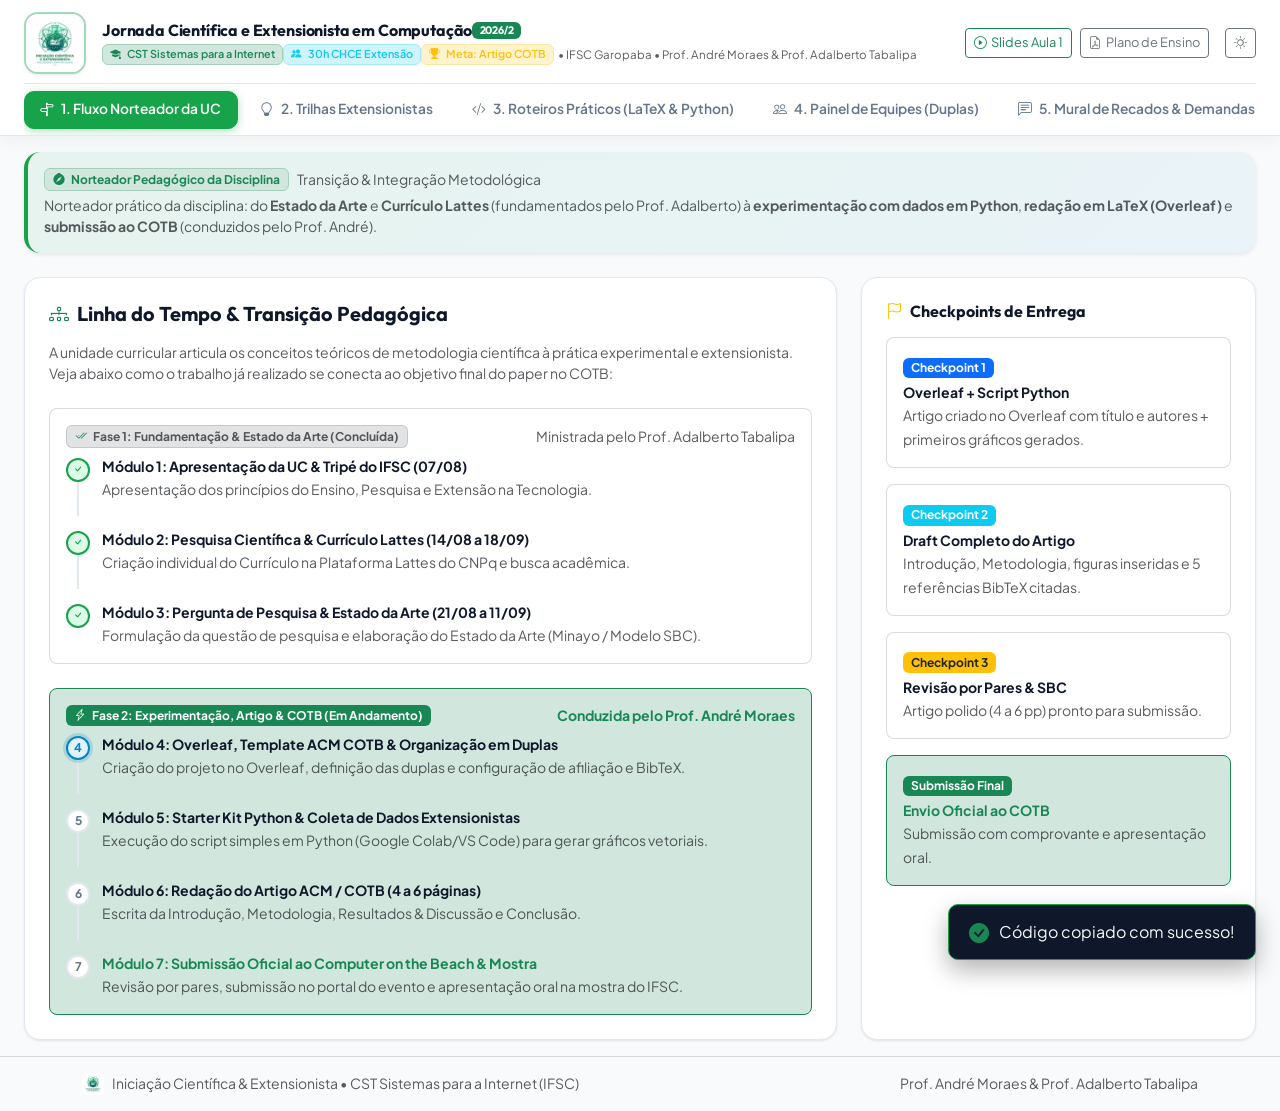
<file: index.html>
<!DOCTYPE html>
<html lang="pt-BR">
<head>
  <meta charset="UTF-8">
  <meta http-equiv="refresh" content="0; url=2026-2/index.html">
  <title>Redirecionando para Iniciação Científica e Extensionista 2026/2</title>
  <script>
    window.location.href = "2026-2/index.html";
  </script>
</head>
<body style="font-family: sans-serif; text-align: center; padding-top: 50px; background-color: #090d16; color: #f8fafc;">
  <p>Redirecionando para o Dashboard da Unidade Curricular...</p>
  <p><a href="2026-2/index.html" style="color: #22c55e;">Clique aqui se não for redirecionado automaticamente.</a></p>
</body>
</html>
</file>
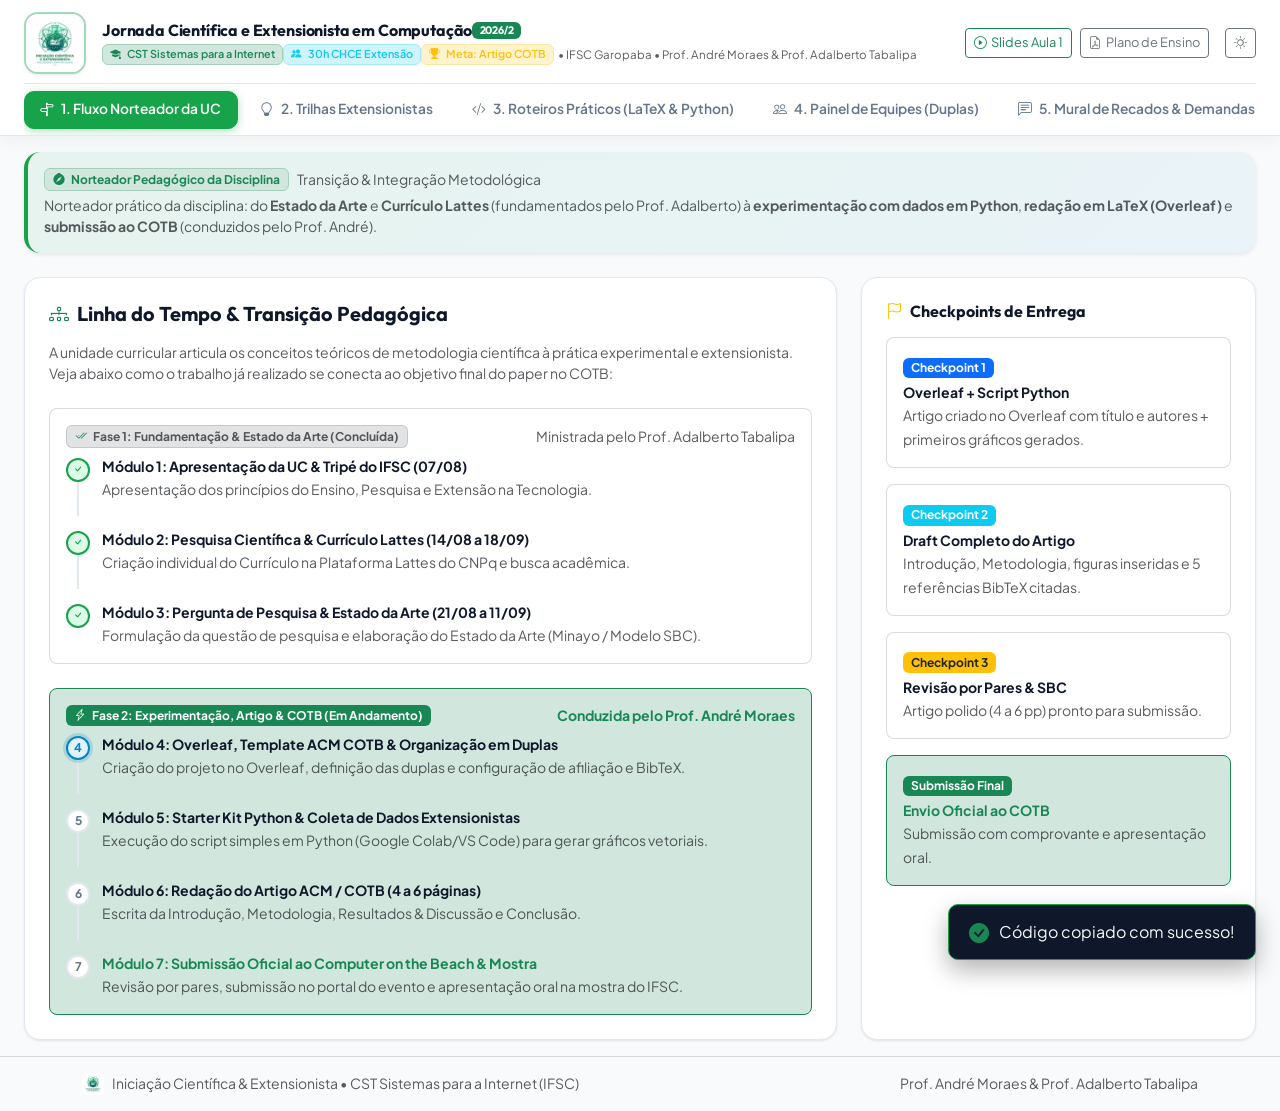
<file: 2026-2/index.html>
<!DOCTYPE html>
<html lang="pt-BR" data-bs-theme="light">

<head>
  <meta charset="UTF-8">
  <meta name="viewport" content="width=device-width, initial-scale=1.0">
  <title>Dashboard Iniciação Científica & Extensionista — CST Sistemas para a Internet (IFSC)</title>
  <meta name="description" content="Dashboard, Fluxo Norteador e Roteiros Práticos da Unidade Curricular de Iniciação Científica e Extensionista — CST Sistemas para a Internet (IFSC Câmpus Garopaba 2026/2).">

  <!-- Google Fonts -->
  <link rel="preconnect" href="https://fonts.googleapis.com">
  <link rel="preconnect" href="https://fonts.gstatic.com" crossorigin>
  <link href="https://fonts.googleapis.com/css2?family=Fira+Code:wght@400;500;600&family=Outfit:wght@400;500;600;700;800&family=Plus+Jakarta+Sans:wght@300;400;500;600;700;800&display=swap" rel="stylesheet">

  <!-- Bootstrap 5 CSS & Icons -->
  <link href="https://cdn.jsdelivr.net/npm/bootstrap@5.3.3/dist/css/bootstrap.min.css" rel="stylesheet">
  <link rel="stylesheet" href="https://cdn.jsdelivr.net/npm/bootstrap-icons@1.11.3/font/bootstrap-icons.min.css">

  <!-- Google Sign-In Identity Services & Estilos Dinâmicos -->
  <script src="https://accounts.google.com/gsi/client" async defer></script>
  <link rel="stylesheet" href="ice-live.css?v=20261107-6">

  <style>
    :root {
      --ifsc-green: #16a34a;
      --ifsc-green-hover: #15803d;
      --ifsc-green-light: #22c55e;
      --ifsc-green-subtle: #dcfce7;
      --bg-body: #f8fafc;
      --bg-surface: #ffffff;
      --bg-surface-alt: #f1f5f9;
      --bg-card: #ffffff;
      --bg-card-hover: #f8fafc;
      --text-main: #0f172a;
      --text-muted: #64748b;
      --border-color: #e2e8f0;
      --accent-blue: #0284c7;
      --accent-blue-subtle: #e0f2fe;
      --accent-purple: #7c3aed;
      --accent-purple-subtle: #f3e8ff;
      --accent-amber: #d97706;
      --accent-amber-subtle: #fef3c7;
      --accent-emerald: #059669;
      --accent-cyan: #0891b2;
      --radius-lg: 16px;
      --radius-md: 12px;
      --font-title: 'Outfit', sans-serif;
      --font-body: 'Plus Jakarta Sans', sans-serif;
      --font-code: 'Fira Code', monospace;
      --shadow-sm: 0 1px 3px rgba(0,0,0,0.06), 0 1px 2px rgba(0,0,0,0.04);
      --shadow-md: 0 4px 6px -1px rgba(0,0,0,0.07), 0 2px 4px -2px rgba(0,0,0,0.05);
      --shadow-lg: 0 10px 15px -3px rgba(0,0,0,0.08), 0 4px 6px -4px rgba(0,0,0,0.04);
    }

    [data-bs-theme="dark"] {
      --bg-body: #090d16;
      --bg-surface: #111827;
      --bg-surface-alt: #1a2234;
      --bg-card: #131d31;
      --bg-card-hover: #1b2844;
      --text-main: #f8fafc;
      --text-muted: #94a3b8;
      --border-color: rgba(255, 255, 255, 0.1);
      --ifsc-green-subtle: rgba(22, 163, 74, 0.2);
      --accent-blue-subtle: rgba(2, 132, 199, 0.2);
      --accent-purple-subtle: rgba(124, 58, 237, 0.2);
      --accent-amber-subtle: rgba(217, 119, 6, 0.2);
      --shadow-sm: 0 1px 3px rgba(0,0,0,0.3);
      --shadow-md: 0 4px 6px -1px rgba(0,0,0,0.4);
      --shadow-lg: 0 10px 15px -3px rgba(0,0,0,0.5);
    }

    * {
      box-sizing: border-box;
      margin: 0;
      padding: 0;
    }

    body {
      font-family: var(--font-body);
      background-color: var(--bg-body);
      color: var(--text-main);
      min-height: 100vh;
      display: flex;
      flex-direction: column;
      overflow-x: hidden;
      transition: background-color 0.25s ease, color 0.25s ease;
    }

    .font-title { font-family: var(--font-title); }
    .font-code { font-family: var(--font-code); }

    /* Header Superior Fixo e Acoplado */
    .app-header {
      background: var(--bg-surface);
      border-bottom: 1px solid var(--border-color);
      position: sticky;
      top: 0;
      z-index: 1030;
      padding: 0.75rem 0 0 0;
      box-shadow: 0 4px 18px rgba(0, 0, 0, 0.05);
      backdrop-filter: blur(12px);
      -webkit-backdrop-filter: blur(12px);
    }

    .header-logo {
      width: 62px;
      height: 62px;
      border-radius: 14px;
      object-fit: cover;
      box-shadow: var(--shadow-sm);
      border: 2px solid rgba(22, 163, 74, 0.4);
      flex-shrink: 0;
      transition: transform 0.2s ease;
    }
    .header-logo:hover {
      transform: scale(1.03);
    }

    /* Hero Banner (mantido para compatibilidade pontual) */
    .hero-banner {
      background: linear-gradient(135deg, rgba(22, 163, 74, 0.08) 0%, rgba(2, 132, 199, 0.06) 100%);
      border: 1px solid var(--border-color);
      border-radius: var(--radius-lg);
      padding: 1.25rem;
      position: relative;
    }

    /* Navegação Principal em Abas (Acoplada ao Header Fixo) */
    .nav-tabs-custom {
      display: flex;
      gap: 0.4rem;
      border-top: 1px solid var(--border-color);
      padding: 0.42rem 0;
      margin-top: 0.55rem;
      overflow-x: auto;
      scrollbar-width: none;
    }
    .nav-tabs-custom::-webkit-scrollbar { display: none; }

    .tab-btn {
      background: transparent;
      border: 1px solid transparent;
      color: var(--text-muted);
      padding: 0.48rem 0.95rem;
      border-radius: 10px;
      font-weight: 600;
      font-size: 0.86rem;
      display: inline-flex;
      align-items: center;
      gap: 0.45rem;
      cursor: pointer;
      transition: all 0.18s ease;
      white-space: nowrap;
    }

    .tab-btn:hover {
      color: var(--text-main);
      background: var(--bg-surface-alt);
      border-color: var(--border-color);
    }

    .tab-btn.active {
      background: var(--ifsc-green);
      color: white !important;
      border-color: var(--ifsc-green);
      box-shadow: 0 2px 8px rgba(22, 163, 74, 0.35);
    }

    /* Cards e Containers */
    .section-card {
      background: var(--bg-card);
      border: 1px solid var(--border-color);
      border-radius: var(--radius-lg);
      padding: 1.5rem;
      box-shadow: var(--shadow-sm);
    }

    .hub-card {
      background: var(--bg-card);
      border: 1px solid var(--border-color);
      border-radius: var(--radius-lg);
      padding: 1.35rem;
      height: 100%;
      display: flex;
      flex-direction: column;
      box-shadow: var(--shadow-sm);
      transition: all 0.25s cubic-bezier(0.16, 1, 0.3, 1);
      position: relative;
    }

    .hub-card:hover {
      transform: translateY(-4px);
      box-shadow: var(--shadow-lg);
      border-color: rgba(22, 163, 74, 0.45);
    }

    .card-icon-lg {
      width: 56px;
      height: 56px;
      border-radius: 14px;
      display: flex;
      align-items: center;
      justify-content: center;
      font-size: 1.7rem;
      margin-bottom: 1rem;
      box-shadow: var(--shadow-sm);
    }

    .badge-green { background: var(--ifsc-green-subtle); color: var(--ifsc-green); }
    .badge-blue { background: var(--accent-blue-subtle); color: var(--accent-blue); }
    .badge-purple { background: var(--accent-purple-subtle); color: var(--accent-purple); }
    .badge-amber { background: var(--accent-amber-subtle); color: var(--accent-amber); }
    .badge-cyan { background: #cffafe; color: var(--accent-cyan); }

    /* Fluxo da Disciplina (Roadmap) */
    .flow-step {
      position: relative;
      padding-left: 2.25rem;
      margin-bottom: 1.75rem;
    }

    .flow-step::before {
      content: '';
      position: absolute;
      left: 11px;
      top: 26px;
      bottom: -15px;
      width: 2px;
      background: var(--border-color);
    }

    .flow-step:last-child::before { display: none; }

    .flow-dot {
      position: absolute;
      left: 0;
      top: 2px;
      width: 24px;
      height: 24px;
      border-radius: 50%;
      display: flex;
      align-items: center;
      justify-content: center;
      font-size: 0.75rem;
      font-weight: 700;
      background: var(--bg-surface);
      border: 2px solid var(--border-color);
      color: var(--text-muted);
    }

    .flow-done .flow-dot {
      background: #dcfce7;
      border-color: var(--ifsc-green);
      color: var(--ifsc-green);
    }

    .flow-current .flow-dot {
      background: #e0f2fe;
      border-color: var(--accent-blue);
      color: var(--accent-blue);
      box-shadow: 0 0 0 3px rgba(2, 132, 199, 0.2);
    }

    /* Code Blocks */
    .code-wrapper {
      background: #0d1117;
      border: 1px solid rgba(255, 255, 255, 0.12);
      border-radius: 10px;
      position: relative;
      overflow: hidden;
      margin: 1rem 0;
    }

    .code-header {
      background: #161b22;
      padding: 0.45rem 0.9rem;
      display: flex;
      justify-content: space-between;
      align-items: center;
      border-bottom: 1px solid rgba(255, 255, 255, 0.08);
      font-size: 0.8rem;
      color: #8b949e;
    }

    .code-content {
      padding: 0.9rem;
      margin: 0;
      overflow-x: auto;
      font-family: var(--font-code);
      font-size: 0.82rem;
      color: #e6edf3;
      line-height: 1.45;
    }

    .btn-copy {
      background: rgba(255, 255, 255, 0.1);
      border: 1px solid rgba(255, 255, 255, 0.2);
      color: #e6edf3;
      padding: 0.2rem 0.55rem;
      border-radius: 6px;
      font-size: 0.75rem;
      cursor: pointer;
      display: inline-flex;
      align-items: center;
      gap: 0.3rem;
      transition: all 0.2s;
    }

    .btn-copy:hover {
      background: var(--ifsc-green);
      color: white;
      border-color: var(--ifsc-green);
    }

    /* Toast */
    #toast-notification {
      position: fixed;
      bottom: 1.5rem;
      right: 1.5rem;
      background: #0f172a;
      color: #f8fafc;
      border: 1px solid var(--ifsc-green);
      border-radius: 10px;
      padding: 0.75rem 1.25rem;
      box-shadow: 0 10px 25px rgba(0, 0, 0, 0.3);
      display: flex;
      align-items: center;
      gap: 0.6rem;
      z-index: 1060;
      transform: translateY(150%);
      transition: transform 0.3s cubic-bezier(0.16, 1, 0.3, 1);
    }
    #toast-notification.show { transform: translateY(0); }
  </style>
</head>

<body>

  <!-- Toast de Notificação -->
  <div id="toast-notification">
    <i class="bi bi-check-circle-fill text-success fs-5"></i>
    <span id="toast-msg">Código copiado com sucesso!</span>
  </div>

  <!-- Header Superior Fixo com Identidade Visual & Menu de Abas Acoplado -->
  <header class="app-header">
    <div class="container-fluid px-lg-4">
      <!-- Linha 1: Branding, Badges & Ações Rápidas -->
      <div class="d-flex align-items-center justify-content-between flex-wrap gap-2">
        <!-- Arte da Disciplina, Título & Badges Institucionais -->
        <div class="d-flex align-items-center gap-3">
          <img src="logo-ice.jpg" alt="Logo Iniciação Científica e Extensionista IFSC" class="header-logo" title="Iniciação Científica & Extensionista - IFSC Garopaba">
          <div>
            <div class="d-flex align-items-center flex-wrap gap-2 mb-1">
              <h1 class="h6 mb-0 font-title fw-bold text-main d-flex align-items-center gap-1.5" style="letter-spacing: -0.01em;">
                Jornada Científica e Extensionista em Computação
                <span class="badge bg-success text-white" style="font-size: 0.68rem; padding: 0.2rem 0.45rem;">2026/2</span>
              </h1>
            </div>
            <div class="d-flex align-items-center flex-wrap gap-1.5">
              <span class="badge bg-success-subtle text-success border border-success-subtle fw-semibold" style="font-size: 0.68rem;">
                <i class="bi bi-mortarboard-fill me-1"></i> CST Sistemas para a Internet
              </span>
              <span class="badge bg-info-subtle text-info border border-info-subtle fw-semibold" style="font-size: 0.68rem;">
                <i class="bi bi-people-fill me-1"></i> 30h CHCE Extensão
              </span>
              <span class="badge bg-warning-subtle text-warning border border-warning-subtle fw-semibold d-none d-md-inline" style="font-size: 0.68rem;">
                <i class="bi bi-trophy-fill me-1"></i> Meta: Artigo COTB
              </span>
              <small class="text-muted ms-1 d-none d-xl-inline" style="font-size: 0.72rem;">• IFSC Garopaba • Prof. André Moraes &amp; Prof. Adalberto Tabalipa</small>
            </div>
          </div>
        </div>

        <!-- Links Rápidos, Login Google & Tema -->
        <div class="d-flex align-items-center gap-2 flex-wrap ms-auto">
          <a href="aula-1-introducao/index.html" class="btn btn-sm btn-outline-success d-inline-flex align-items-center gap-1 py-1 px-2.5" style="font-size: 0.8rem;">
            <i class="bi bi-play-circle"></i> <span class="d-none d-sm-inline">Slides Aula 1</span>
          </a>
          <a href="plano_de_ensino.pdf" target="_blank" class="btn btn-sm btn-outline-secondary d-inline-flex align-items-center gap-1 py-1 px-2.5" style="font-size: 0.8rem;">
            <i class="bi bi-file-earmark-pdf"></i> <span class="d-none d-sm-inline">Plano de Ensino</span>
          </a>
          <div id="ice-auth"></div>
          <button class="btn btn-sm btn-outline-secondary py-1 px-2" id="theme-toggle" title="Alternar Tema Claro/Escuro" style="font-size: 0.8rem;">
            <i class="bi bi-sun"></i>
          </button>
        </div>
      </div>

      <!-- Linha 2: Menu Principal por Abas Acoplado na Barra Superior Fixa -->
      <div class="nav-tabs-custom">
        <button class="tab-btn active" onclick="switchTab('tab-fluxo')">
          <i class="bi bi-signpost-split"></i> 1. Fluxo Norteador da UC
        </button>
        <button class="tab-btn" onclick="switchTab('tab-trilhas')">
          <i class="bi bi-lightbulb"></i> 2. Trilhas Extensionistas
        </button>
        <button class="tab-btn" onclick="switchTab('tab-roteiros')">
          <i class="bi bi-code-slash"></i> 3. Roteiros Práticos (LaTeX &amp; Python)
        </button>
        <button class="tab-btn" onclick="switchTab('tab-projetos')">
          <i class="bi bi-people"></i> 4. Painel de Equipes (Duplas)
        </button>
        <button class="tab-btn" onclick="switchTab('tab-mural')">
          <i class="bi bi-chat-left-text"></i> 5. Mural de Recados &amp; Demandas
        </button>
        <button class="tab-btn" onclick="switchTab('tab-avaliacao')">
          <i class="bi bi-calculator"></i> 6. Sistema de Avaliação
        </button>
        <button class="tab-btn" onclick="switchTab('tab-acervo')">
          <i class="bi bi-journal-bookmark"></i> 7. Acervo &amp; Links
        </button>
        <button class="tab-btn docente-only" id="tabBtnDocente" onclick="switchTab('tab-docente')" style="border-color: rgba(217, 119, 6, 0.45); color: #d97706;" title="Área restrita de gestão docente">
          <i class="bi bi-shield-lock-fill text-warning"></i> 8. Painel Docente <span class="badge bg-danger-subtle text-danger ms-1" style="font-size: 0.65rem;">Restrito</span>
        </button>
      </div>
    </div>
  </header>

  <!-- Container Principal -->
  <main class="container-fluid px-lg-4 py-3 flex-grow-1">

    <!-- ========================================== -->
    <!-- ABA 1: FLUXO NORTEADOR DA DISCIPLINA -->
    <!-- ========================================== -->
    <section id="tab-fluxo" class="tab-content">
      <!-- Banner Didático de Boas-Vindas e Transição -->
      <div class="card border-0 shadow-sm rounded-4 p-3 mb-4" style="background: linear-gradient(135deg, rgba(22, 163, 74, 0.08) 0%, rgba(2, 132, 199, 0.06) 100%); border-left: 4.5px solid var(--ifsc-green, #16a34a) !important;">
        <div class="d-flex align-items-center gap-2 mb-1">
          <span class="badge bg-success-subtle text-success border border-success-subtle fw-bold">
            <i class="bi bi-compass-fill me-1"></i> Norteador Pedagógico da Disciplina
          </span>
          <span class="text-muted small">Transição &amp; Integração Metodológica</span>
        </div>
        <p class="text-muted small mb-0">
          Norteador prático da disciplina: do <strong>Estado da Arte</strong> e <strong>Currículo Lattes</strong> (fundamentados pelo Prof. Adalberto) à <strong>experimentação com dados em Python</strong>, <strong>redação em LaTeX (Overleaf)</strong> e <strong>submissão ao COTB</strong> (conduzidos pelo Prof. André).
        </p>
      </div>

      <div class="row g-4">
        <div class="col-lg-8">
          <div class="section-card h-100">
            <h3 class="h5 font-title fw-bold mb-3 d-flex align-items-center gap-2">
              <i class="bi bi-diagram-3 text-success"></i> Linha do Tempo &amp; Transição Pedagógica
            </h3>
            <p class="text-muted small mb-4">
              A unidade curricular articula os conceitos teóricos de metodologia científica à prática experimental e extensionista. Veja abaixo como o trabalho já realizado se conecta ao objetivo final do paper no COTB:
            </p>

            <!-- FASE 1: PROF ADALBERTO -->
            <div class="p-3 bg-body rounded-3 border border-secondary border-opacity-25 mb-4">
              <div class="d-flex align-items-center justify-content-between mb-2">
                <span class="badge bg-secondary-subtle text-muted border border-secondary border-opacity-25 fw-bold">
                  <i class="bi bi-check2-all text-success me-1"></i> Fase 1: Fundamentação &amp; Estado da Arte (Concluída)
                </span>
                <span class="text-muted small">Ministrada pelo Prof. Adalberto Tabalipa</span>
              </div>

              <div class="flow-step flow-done">
                <div class="flow-dot"><i class="bi bi-check"></i></div>
                <strong class="d-block small text-main">Módulo 1: Apresentação da UC &amp; Tripé do IFSC (07/08)</strong>
                <span class="text-muted small">Apresentação dos princípios do Ensino, Pesquisa e Extensão na Tecnologia.</span>
              </div>

              <div class="flow-step flow-done">
                <div class="flow-dot"><i class="bi bi-check"></i></div>
                <strong class="d-block small text-main">Módulo 2: Pesquisa Científica &amp; Currículo Lattes (14/08 a 18/09)</strong>
                <span class="text-muted small">Criação individual do Currículo na Plataforma Lattes do CNPq e busca acadêmica.</span>
              </div>

              <div class="flow-step flow-done mb-0">
                <div class="flow-dot"><i class="bi bi-check"></i></div>
                <strong class="d-block small text-main">Módulo 3: Pergunta de Pesquisa &amp; Estado da Arte (21/08 a 11/09)</strong>
                <span class="text-muted small">Formulação da questão de pesquisa e elaboração do Estado da Arte (Minayo / Modelo SBC).</span>
              </div>
            </div>

            <!-- FASE 2: PROF ANDRÉ -->
            <div class="p-3 bg-success-subtle bg-opacity-25 rounded-3 border border-success border-opacity-30">
              <div class="d-flex align-items-center justify-content-between mb-2">
                <span class="badge bg-success text-white fw-bold">
                  <i class="bi bi-lightning-charge me-1"></i> Fase 2: Experimentação, Artigo &amp; COTB (Em Andamento)
                </span>
                <span class="text-success small fw-bold">Conduzida pelo Prof. André Moraes</span>
              </div>

              <div class="flow-step flow-current">
                <div class="flow-dot">4</div>
                <strong class="d-block small text-main">Módulo 4: Overleaf, Template ACM COTB &amp; Organização em Duplas</strong>
                <span class="text-muted small">Criação do projeto no Overleaf, definição das duplas e configuração de afiliação e BibTeX.</span>
              </div>

              <div class="flow-step">
                <div class="flow-dot">5</div>
                <strong class="d-block small text-main">Módulo 5: Starter Kit Python &amp; Coleta de Dados Extensionistas</strong>
                <span class="text-muted small">Execução do script simples em Python (Google Colab/VS Code) para gerar gráficos vetoriais.</span>
              </div>

              <div class="flow-step">
                <div class="flow-dot">6</div>
                <strong class="d-block small text-main">Módulo 6: Redação do Artigo ACM / COTB (4 a 6 páginas)</strong>
                <span class="text-muted small">Escrita da Introdução, Metodologia, Resultados &amp; Discussão e Conclusão.</span>
              </div>

              <div class="flow-step mb-0">
                <div class="flow-dot">7</div>
                <strong class="d-block small text-success">Módulo 7: Submissão Oficial ao Computer on the Beach &amp; Mostra</strong>
                <span class="text-muted small">Revisão por pares, submissão no portal do evento e apresentação oral na mostra do IFSC.</span>
              </div>
            </div>
          </div>
        </div>

        <div class="col-lg-4">
          <div class="section-card h-100">
            <h3 class="h6 font-title fw-bold mb-3 d-flex align-items-center gap-2">
              <i class="bi bi-flag text-warning"></i> Checkpoints de Entrega
            </h3>

            <div class="d-flex flex-column gap-3">
              <div class="p-3 bg-body rounded-3 border border-secondary border-opacity-25">
                <span class="badge bg-primary mb-1">Checkpoint 1</span>
                <strong class="d-block small text-main">Overleaf + Script Python</strong>
                <small class="text-muted">Artigo criado no Overleaf com título e autores + primeiros gráficos gerados.</small>
              </div>

              <div class="p-3 bg-body rounded-3 border border-secondary border-opacity-25">
                <span class="badge bg-info mb-1">Checkpoint 2</span>
                <strong class="d-block small text-main">Draft Completo do Artigo</strong>
                <small class="text-muted">Introdução, Metodologia, figuras inseridas e 5 referências BibTeX citadas.</small>
              </div>

              <div class="p-3 bg-body rounded-3 border border-secondary border-opacity-25">
                <span class="badge bg-warning text-dark mb-1">Checkpoint 3</span>
                <strong class="d-block small text-main">Revisão por Pares &amp; SBC</strong>
                <small class="text-muted">Artigo polido (4 a 6 pp) pronto para submissão.</small>
              </div>

              <div class="p-3 bg-success-subtle rounded-3 border border-success border-opacity-30">
                <span class="badge bg-success mb-1">Submissão Final</span>
                <strong class="d-block small text-success">Envio Oficial ao COTB</strong>
                <small class="text-muted">Submissão com comprovante e apresentação oral.</small>
              </div>
            </div>
          </div>
        </div>
      </div>
    </section>

    <!-- ========================================== -->
    <!-- ABA 2: TRILHAS EXTENSIONISTAS -->
    <!-- ========================================== -->
    <section id="tab-trilhas" class="tab-content d-none">
      <div class="section-card mb-4">
        <h3 class="h5 font-title fw-bold mb-2">4 Trilhas Práticas de Pesquisa &amp; Extensão (Duplas ou Individual)</h3>
        <p class="text-muted small mb-0">
          Escolha um dos 4 eixos temáticos estruturados abaixo. Cada trilha foi desenhada com escopo leve, dados acessíveis e títulos perfeitamente alinhados ao <em>Computer on the Beach (COTB)</em>:
        </p>
      </div>

      <div class="row g-4">
        <div class="col-md-6">
          <div class="hub-card">
            <div class="d-flex justify-content-between align-items-center mb-2">
              <span class="badge bg-success text-white">Trilha 1</span>
              <span class="badge bg-body border border-secondary border-opacity-25 text-muted">Dados Públicos</span>
            </div>
            <h4 class="h6 font-title fw-bold mb-2 text-main">Dados Abertos e Impacto Regional</h4>
            <p class="text-muted small mb-3">
              Investigação de dados públicos abertos sobre turismo, educação, saúde ou meio ambiente na região de Garopaba e litoral catarinense.
            </p>
            <div class="p-2.5 bg-body rounded border border-secondary border-opacity-25 font-code small text-main mb-3">
              "Análise de Dados Abertos sobre a Dinâmica Socioeconômica e Ambiental de Garopaba/SC: Subsídios para Políticas Públicas Digitais"
            </div>
            <ul class="text-muted small ps-3 mb-0">
              <li><strong>Fonte:</strong> Portal de Dados Abertos, IBGE, INMET ou Prefeituras.</li>
              <li><strong>Python:</strong> Ler CSV e gerar 2 gráficos de tendência/distribuição.</li>
            </ul>
          </div>
        </div>

        <div class="col-md-6">
          <div class="hub-card">
            <div class="d-flex justify-content-between align-items-center mb-2">
              <span class="badge bg-info text-white">Trilha 2</span>
              <span class="badge bg-body border border-secondary border-opacity-25 text-muted">Cidadania Digital</span>
            </div>
            <h4 class="h6 font-title fw-bold mb-2 text-main">Acessibilidade Web em Portais Públicos</h4>
            <p class="text-muted small mb-3">
              Auditoria de conformidade com diretrizes da WCAG/e-MAG em 5 a 10 sites municipais ou escolares da região.
            </p>
            <div class="p-2.5 bg-body rounded border border-secondary border-opacity-25 font-code small text-main mb-3">
              "Diagnóstico da Acessibilidade Web em Portais Públicos Municipais do Litoral Catarinense: Uma Avaliação Baseada nas Diretrizes WCAG"
            </div>
            <ul class="text-muted small ps-3 mb-0">
              <li><strong>Fonte:</strong> Auditorias com Lighthouse, WAVE ou ASES.</li>
              <li><strong>Python:</strong> Tabular notas e plotar gráfico comparativo.</li>
            </ul>
          </div>
        </div>

        <div class="col-md-6">
          <div class="hub-card">
            <div class="d-flex justify-content-between align-items-center mb-2">
              <span class="badge text-white" style="background: var(--accent-purple);">Trilha 3</span>
              <span class="badge bg-body border border-secondary border-opacity-25 text-muted">Pesquisa Social</span>
            </div>
            <h4 class="h6 font-title fw-bold mb-2 text-main">Mapeamento de Dores Digitais na Comunidade</h4>
            <p class="text-muted small mb-3">
              Questionário Google Forms estruturado com comerciantes, estudantes ou moradores sobre acesso a serviços públicos digitais.
            </p>
            <div class="p-2.5 bg-body rounded border border-secondary border-opacity-25 font-code small text-main mb-3">
              "Mapeamento dos Desafios na Adoção de Tecnologias Digitais por Microempreendedores Locais: Um Estudo Extensionista"
            </div>
            <ul class="text-muted small ps-3 mb-0">
              <li><strong>Fonte:</strong> Formulário com 15 a 30 respostas comunitárias.</li>
              <li><strong>Python:</strong> Gerar gráficos de setores e barras descritivos.</li>
            </ul>
          </div>
        </div>

        <div class="col-md-6">
          <div class="hub-card">
            <div class="d-flex justify-content-between align-items-center mb-2">
              <span class="badge bg-warning text-dark">Trilha 4</span>
              <span class="badge bg-body border border-secondary border-opacity-25 text-muted">Terceiro Setor</span>
            </div>
            <h4 class="h6 font-title fw-bold mb-2 text-main">Tecnologias Abertas para ONGs e Associações</h4>
            <p class="text-muted small mb-3">
              Estudo comparativo de ferramentas web gratuitas ou open source para apoiar entidades sem fins lucrativos da região.
            </p>
            <div class="p-2.5 bg-body rounded border border-secondary border-opacity-25 font-code small text-main mb-3">
              "Estudo Comparativo de Plataformas Web Gratuitas para Apoio à Gestão de Organizações Sem Fins Lucrativos"
            </div>
            <ul class="text-muted small ps-3 mb-0">
              <li><strong>Fonte:</strong> Matriz de avaliação de usabilidade, custo e segurança.</li>
              <li><strong>Python:</strong> Geração de gráfico comparativo de pontuações.</li>
            </ul>
          </div>
        </div>
      </div>
    </section>

    <!-- ========================================== -->
    <!-- ABA 3: ROTEIROS PRÁTICOS (LATEX & PYTHON) -->
    <!-- ========================================== -->
    <section id="tab-roteiros" class="tab-content d-none">

      <!-- CABEÇALHO DA SEÇÃO DE ROTEIROS -->
      <div class="d-flex flex-wrap justify-content-between align-items-center gap-2 mb-4">
        <div>
          <h3 class="h5 font-title fw-bold text-main mb-1">
            Roteiros Práticos e Guias de Bancada
          </h3>
          <p class="text-muted small mb-0">
            Guias oficiais passo a passo em 3 etapas integradas: escrita no Overleaf, análise no Colab e pipeline do dado piloto.
          </p>
        </div>
        <div class="d-flex align-items-center gap-2">
          <button class="btn btn-sm btn-outline-secondary d-inline-flex align-items-center gap-1" type="button" data-bs-toggle="collapse" data-bs-target="#collapseCodigosReferencia" aria-expanded="false" aria-controls="collapseCodigosReferencia">
            <i class="bi bi-code-slash"></i> Ver Códigos de Referência
          </button>
        </div>
      </div>

      <!-- GRID DE 3 CARDS PEDAGÓGICOS LADO A LADO (PADRÃO PROJETO INTEGRADOR 2) -->
      <div class="pedagogical-hub-grid mb-4">

        <!-- CARD 1: ROTEIRO 01 (LATEX & OVERLEAF) -->
        <div class="pedagogical-card featured-green">
          <div class="pedagogical-card-top">
            <div class="pedagogical-icon green">
              <i class="bi bi-file-earmark-code"></i>
            </div>
            <div>
              <span class="pedagogical-badge green">Roteiro 01 • Template &amp; Overleaf</span>
              <h4>Escrita Científica no COTB 2027</h4>
            </div>
          </div>

          <!-- CLIPART VISUAL SVG INDICATIVO -->
          <div class="card-clipart-box green">
            <svg viewBox="0 0 280 85" fill="none" xmlns="http://www.w3.org/2000/svg">
              <rect x="25" y="6" width="230" height="73" rx="6" fill="#ffffff" fill-opacity="0.95" stroke="#16a34a" stroke-width="1.2"/>
              <!-- Header do Artigo -->
              <rect x="35" y="12" width="90" height="5" rx="2" fill="#16a34a" fill-opacity="0.8"/>
              <rect x="35" y="20" width="130" height="4" rx="2" fill="#0f172a" fill-opacity="0.7"/>
              <rect x="35" y="26" width="70" height="3" rx="1.5" fill="#64748b" fill-opacity="0.6"/>
              <rect x="195" y="12" width="50" height="12" rx="3" fill="#16a34a" fill-opacity="0.15" stroke="#16a34a" stroke-width="0.8"/>
              <text x="220" y="21" font-size="7" font-weight="bold" fill="#16a34a" text-anchor="middle" font-family="sans-serif">COTB 2027</text>
              <!-- Coluna Esquerda -->
              <line x1="35" y1="34" x2="135" y2="34" stroke="#cbd5e1" stroke-width="2"/>
              <line x1="35" y1="39" x2="130" y2="39" stroke="#cbd5e1" stroke-width="2"/>
              <line x1="35" y1="44" x2="135" y2="44" stroke="#cbd5e1" stroke-width="2"/>
              <!-- Mini Tabela -->
              <rect x="35" y="50" width="95" height="22" rx="2" fill="#f8fafc" stroke="#94a3b8" stroke-width="0.8"/>
              <line x1="35" y1="56" x2="130" y2="56" stroke="#16a34a" stroke-width="1"/>
              <line x1="35" y1="64" x2="130" y2="64" stroke="#e2e8f0" stroke-width="0.8"/>
              <!-- Coluna Direita -->
              <rect x="145" y="34" width="100" height="38" rx="3" fill="#ecfdf5" stroke="#10b981" stroke-width="0.8" stroke-dasharray="2 2"/>
              <path d="M 155 60 L 175 46 L 195 54 L 215 42 L 235 56" stroke="#16a34a" stroke-width="1.5" fill="none"/>
              <circle cx="175" cy="46" r="2" fill="#16a34a"/>
              <circle cx="215" cy="42" r="2" fill="#16a34a"/>
              <text x="195" y="68" font-size="6" fill="#047857" text-anchor="middle" font-family="sans-serif">Fig. 1: \columnwidth</text>
            </svg>
          </div>

          <p>
            Domínio do modelo oficial ACM sigconf em 2 colunas: metadados dos autores (IFSC), resumo, citações bibtex, figuras em 1 coluna e tabelas booktabs.
          </p>

          <div class="pedagogical-card-footer">
            <div class="pedagogical-deliverable">
              <i class="bi bi-check-circle-fill text-success"></i>
              <span><strong>Entrega:</strong> Artigo base compilado no Overleaf</span>
            </div>
            <div class="pedagogical-actions-group">
              <a href="roteiro-1-latex-cotb-imagens-tabelas/roteiro_cotb_latex.pdf" target="_blank" class="btn-card-action btn-pdf">
                <i class="bi bi-file-earmark-pdf-fill"></i> Roteiro PDF
              </a>
              <a href="templates-cotb/template_cotb2027_overleaf.zip" download class="btn-card-action btn-primary-action">
                <i class="bi bi-file-earmark-zip-fill"></i> Baixar Template (.zip)
              </a>
              <a href="https://www.overleaf.com/project/6aee47eac2b88b3db042894d" target="_blank" class="btn-card-action">
                <i class="bi bi-box-arrow-up-right"></i> Template no Overleaf
              </a>
              <a href="https://www.tablesgenerator.com/latex_tables" target="_blank" class="btn-card-action">
                <i class="bi bi-table"></i> TablesGen
              </a>
            </div>
          </div>
        </div>

        <!-- CARD 2: ROTEIRO 02 (PYTHON & COLAB) -->
        <div class="pedagogical-card featured-blue">
          <div class="pedagogical-card-top">
            <div class="pedagogical-icon blue">
              <i class="bi bi-filetype-py"></i>
            </div>
            <div>
              <span class="pedagogical-badge blue">Roteiro 02 • Google Colab &amp; Python</span>
              <h4>Starter Kit Python &amp; Gráficos</h4>
            </div>
          </div>

          <!-- CLIPART VISUAL SVG INDICATIVO -->
          <div class="card-clipart-box blue">
            <svg viewBox="0 0 280 85" fill="none" xmlns="http://www.w3.org/2000/svg">
              <rect x="25" y="6" width="230" height="73" rx="6" fill="#0f172a" stroke="#0284c7" stroke-width="1.2"/>
              <circle cx="36" cy="14" r="2.5" fill="#ef4444"/>
              <circle cx="44" cy="14" r="2.5" fill="#f59e0b"/>
              <circle cx="52" cy="14" r="2.5" fill="#10b981"/>
              <text x="62" y="16" font-size="6" fill="#94a3b8" font-family="monospace">analise_experimento.ipynb</text>
              <!-- Gráficos -->
              <rect x="135" y="22" width="112" height="50" rx="3" fill="#1e293b" stroke="#334155" stroke-width="0.8"/>
              <rect x="145" y="42" width="18" height="24" rx="1.5" fill="#0072b2"/>
              <line x1="154" y1="36" x2="154" y2="42" stroke="#ffffff" stroke-width="1.2"/>
              <line x1="151" y1="36" x2="157" y2="36" stroke="#ffffff" stroke-width="1.2"/>
              <rect x="170" y="32" width="18" height="34" rx="1.5" fill="#e69f00"/>
              <line x1="179" y1="26" x2="179" y2="32" stroke="#ffffff" stroke-width="1.2"/>
              <line x1="176" y1="26" x2="182" y2="26" stroke="#ffffff" stroke-width="1.2"/>
              <rect x="195" y="48" width="18" height="18" rx="1.5" fill="#009e73"/>
              <line x1="204" y1="44" x2="204" y2="48" stroke="#ffffff" stroke-width="1.2"/>
              <line x1="201" y1="44" x2="207" y2="44" stroke="#ffffff" stroke-width="1.2"/>
              <line x1="140" y1="40" x2="240" y2="40" stroke="#f8fafc" stroke-width="1" stroke-dasharray="3 2"/>
              <text x="225" y="30" font-size="5" fill="#38bdf8" font-family="monospace">3.33 pol.</text>
              <!-- Linhas de código -->
              <text x="35" y="30" font-size="6.5" fill="#38bdf8" font-family="monospace">df = pd.read_csv()</text>
              <text x="35" y="40" font-size="6.5" fill="#4ade80" font-family="monospace">resumo = df.groupby()</text>
              <text x="35" y="50" font-size="6.5" fill="#fcd34d" font-family="monospace">fig.savefig('barras.pdf')</text>
              <text x="35" y="60" font-size="6.5" fill="#c084fc" font-family="monospace">tabela_resultados.tex</text>
              <rect x="35" y="66" width="70" height="7" rx="2" fill="#0284c7" fill-opacity="0.3"/>
              <text x="38" y="72" font-size="5.5" font-weight="bold" fill="#38bdf8" font-family="sans-serif">EXPORTAÇÃO VETORIAL</text>
            </svg>
          </div>

          <p>
            Do zero ao gráfico: manipulação de dados com Pandas, médias e desvios padrão, gráficos de barras e boxplots em PDF vetorial (3,33 pol.) e exportação de tabelas LaTeX.
          </p>

          <div class="pedagogical-card-footer">
            <div class="pedagogical-deliverable">
              <i class="bi bi-check-circle-fill text-primary"></i>
              <span><strong>Entrega:</strong> Gráficos em PDF e tabela booktabs</span>
            </div>
            <div class="pedagogical-actions-group">
              <a href="roteiro-2-python-graficos/roteiro_python_graficos.pdf" target="_blank" class="btn-card-action btn-pdf">
                <i class="bi bi-file-earmark-pdf-fill"></i> Roteiro PDF
              </a>
              <a href="https://colab.research.google.com/github/chameoandre/CST-Sistemas-para-internet-iniciacao-cientifica-extensionista/blob/main/2026-2/roteiro-2-python-graficos/analise_experimento.ipynb" target="_blank" class="btn-card-action btn-blue">
                <i class="bi bi-play-circle-fill"></i> Google Colab
              </a>
              <a href="roteiro-2-python-graficos/dados_experimento.csv" download class="btn-card-action">
                <i class="bi bi-file-earmark-spreadsheet"></i> Dados (.csv)
              </a>
              <a href="roteiro-2-python-graficos/analise_experimento.py" download class="btn-card-action">
                <i class="bi bi-download"></i> Script (.py)
              </a>
            </div>
          </div>
        </div>

        <!-- CARD 3: ROTEIRO 03 (OFICINA INTEGRADA: DADO AO OVERLEAF) -->
        <div class="pedagogical-card featured-purple">
          <div class="pedagogical-card-top">
            <div class="pedagogical-icon purple">
              <i class="bi bi-diagram-3-fill"></i>
            </div>
            <div>
              <span class="pedagogical-badge purple">Roteiro 03 • Oficina de Bancada</span>
              <h4>Do Dado ao Artigo no Overleaf</h4>
            </div>
          </div>

          <!-- CLIPART VISUAL SVG INDICATIVO -->
          <div class="card-clipart-box purple">
            <svg viewBox="0 0 280 85" fill="none" xmlns="http://www.w3.org/2000/svg">
              <rect x="25" y="6" width="230" height="73" rx="6" fill="#1e1b4b" stroke="#7c3aed" stroke-width="1.2"/>
              <path d="M 48 42 L 95 42 L 142 42 L 189 42 L 233 42" stroke="#a78bfa" stroke-width="2" stroke-dasharray="3 3"/>
              
              <circle cx="48" cy="42" r="13" fill="#2e1065" stroke="#38bdf8" stroke-width="1.5"/>
              <text x="48" y="39" font-size="6" font-weight="bold" fill="#38bdf8" text-anchor="middle" font-family="sans-serif">1</text>
              <text x="48" y="47" font-size="5" fill="#e0e7ff" text-anchor="middle" font-family="sans-serif">CSV</text>
              
              <circle cx="95" cy="42" r="13" fill="#2e1065" stroke="#4ade80" stroke-width="1.5"/>
              <text x="95" y="39" font-size="6" font-weight="bold" fill="#4ade80" text-anchor="middle" font-family="sans-serif">2</text>
              <text x="95" y="47" font-size="5" fill="#e0e7ff" text-anchor="middle" font-family="sans-serif">Colab</text>

              <circle cx="142" cy="42" r="13" fill="#2e1065" stroke="#fbbf24" stroke-width="1.5"/>
              <text x="142" y="39" font-size="6" font-weight="bold" fill="#fbbf24" text-anchor="middle" font-family="sans-serif">3</text>
              <text x="142" y="47" font-size="5" fill="#e0e7ff" text-anchor="middle" font-family="sans-serif">PDFs</text>

              <circle cx="189" cy="42" r="13" fill="#2e1065" stroke="#c084fc" stroke-width="1.5"/>
              <text x="189" y="39" font-size="6" font-weight="bold" fill="#c084fc" text-anchor="middle" font-family="sans-serif">4</text>
              <text x="189" y="47" font-size="5" fill="#e0e7ff" text-anchor="middle" font-family="sans-serif">LaTeX</text>

              <circle cx="233" cy="42" r="13" fill="#047857" stroke="#34d399" stroke-width="1.5"/>
              <text x="233" y="39" font-size="6" font-weight="bold" fill="#ffffff" text-anchor="middle" font-family="sans-serif">5</text>
              <text x="233" y="47" font-size="4.5" font-weight="bold" fill="#ffffff" text-anchor="middle" font-family="sans-serif">COTB</text>

              <text x="35" y="17" font-size="7" font-weight="bold" fill="#c4b5fd" font-family="sans-serif">PIPELINE INTEGRADO</text>
              <text x="245" y="17" font-size="6" fill="#a78bfa" text-anchor="end" font-family="monospace">5 ETAPAS</text>
              <text x="140" y="70" font-size="6" fill="#ddd6fe" text-anchor="middle" font-family="sans-serif">Do Dado Bruto ao Artigo Compilado</text>
            </svg>
          </div>

          <p>
            Pipeline prático de bancada: planilha piloto com 3 colunas universais (<code>grupo, rodada, valor</code>), execução no Colab e enxerto direto no <code>main.tex</code> do Overleaf.
          </p>

          <div class="pedagogical-card-footer">
            <div class="pedagogical-deliverable">
              <i class="bi bi-check-circle-fill text-purple"></i>
              <span><strong>Entrega:</strong> Checkpoint 2 (Artigo com dados + link no Painel)</span>
            </div>
            <div class="pedagogical-actions-group">
              <a href="roteiro-oficina-dados-overleaf/roteiro_oficina_dados_overleaf.pdf" target="_blank" class="btn-card-action btn-pdf">
                <i class="bi bi-file-earmark-pdf-fill"></i> Roteiro PDF
              </a>
              <a href="modelo_dados_piloto.csv" download class="btn-card-action btn-purple">
                <i class="bi bi-file-earmark-spreadsheet-fill"></i> Planilha Modelo (.csv)
              </a>
              <a href="https://colab.research.google.com/github/chameoandre/CST-Sistemas-para-internet-iniciacao-cientifica-extensionista/blob/main/2026-2/roteiro-2-python-graficos/analise_experimento.ipynb" target="_blank" class="btn-card-action">
                <i class="bi bi-play-circle"></i> Colab
              </a>
              <a href="https://www.overleaf.com/project/6aee47eac2b88b3db042894d" target="_blank" class="btn-card-action">
                <i class="bi bi-box-arrow-up-right"></i> Template no Overleaf
              </a>
            </div>
          </div>
        </div>

      </div>

      <!-- PAINEL COLAPSÁVEL DE CÓDIGOS E DETALHES DE REFERÊNCIA -->
      <div class="collapse" id="collapseCodigosReferencia">
        <div class="section-card mb-4 border-primary">
          <div class="d-flex justify-content-between align-items-center mb-3">
            <div>
              <h4 class="h6 font-title fw-bold text-main mb-0">
                <i class="bi bi-code-square text-primary me-1"></i> Códigos e Snippets de Referência
              </h4>
              <small class="text-muted">Copie os códigos prontos para usar no seu artigo ou script de análise.</small>
            </div>
            <button class="btn btn-sm btn-outline-secondary" type="button" data-bs-toggle="collapse" data-bs-target="#collapseCodigosReferencia">
              <i class="bi bi-chevron-up"></i> Fechar
            </button>
          </div>

          <div class="row g-3">
            <!-- SNIPPET OFICINA -->
            <div class="col-12">
              <div class="p-3 bg-body rounded-3 border">
                <div class="d-flex justify-content-between align-items-center mb-2">
                  <div class="d-flex align-items-center gap-2">
                    <span class="badge bg-purple text-white">LaTeX • Enxerto Oficina (Roteiro 03)</span>
                    <span class="small text-muted">Cole na seção de <strong>Resultados</strong> do seu <code>main.tex</code>:</span>
                  </div>
                  <button class="btn btn-sm btn-outline-secondary py-0 px-2" style="font-size: 0.75rem;" onclick="copyCode('code-snippet-oficina')">
                    <i class="bi bi-clipboard me-1"></i> Copiar Snippet
                  </button>
                </div>
                <pre class="mb-0 p-2 bg-light rounded text-dark font-code" id="code-snippet-oficina" style="font-size: 0.8rem;"><code>\begin{figure}[htbp]
  \centering
  \includegraphics[width=\columnwidth]{grafico_barras.pdf}
  \caption{Médias e desvio padrão das medições de desempenho por grupo (n = 5 rodadas).}
  \label{fig:desempenho}
\end{figure}

\input{tabela_resultados}</code></pre>
              </div>
            </div>

            <!-- LATEX MAIN.TEX -->
            <div class="col-lg-6">
              <div class="d-flex justify-content-between align-items-center mb-1">
                <strong class="font-title small text-main">Código Base Completo (<code>main.tex</code> — ACM COTB)</strong>
                <button class="btn-copy" onclick="copyCode('code-latex-main')">
                  <i class="bi bi-clipboard"></i> Copiar
                </button>
              </div>
              <div class="code-wrapper">
                <div class="code-header">
                  <span>main.tex (ACM sigconf / COTB)</span>
                  <span class="badge bg-secondary">LaTeX</span>
                </div>
                <pre class="code-content" id="code-latex-main" style="max-height: 240px;"><code>\documentclass[sigconf,nonacm]{acmart}
\usepackage{booktabs}
\usepackage{graphicx}

\title{Título da Pesquisa: Uma Proposta Aplicada com Impacto Comunitário}

\author{Estudante 1}
\affiliation{
  \institution{Instituto Federal de Santa Catarina}
  \city{Garopaba}
  \country{Brasil}
}
\email{estudante1@aluno.ifsc.edu.br}

\author{Estudante 2}
\affiliation{
  \institution{Instituto Federal de Santa Catarina}
  \city{Garopaba}
  \country{Brasil}
}
\email{estudante2@aluno.ifsc.edu.br}

\begin{document}

\begin{abstract}
Este artigo apresenta uma pesquisa aplicada conduzida no âmbito da Unidade Curricular de Iniciação Científica e Extensionista...
\end{abstract}

\keywords{Iniciação Científica, Extensão Universitária, Sistemas para Internet}

\maketitle

\section{Introdução}
O contexto e a motivação do trabalho são apresentados aqui. A Figura~\ref{fig:grafico} detalha a distribuição inicial.

% --- FIGURA EM 1 COLUNA ---
\begin{figure}[htbp]
  \centering
  \includegraphics[width=\columnwidth]{grafico_resultados.png}
  \caption{Média do tempo de resposta obtida nos testes experimentais.}
  \label{fig:grafico}
\end{figure}

\section{Metodologia e Resultados}
A Tabela~\ref{tab:dados} sintetiza os parâmetros comparados.

% --- TABELA EM 1 COLUNA (BOOKTABS) ---
\begin{table}[htbp]
  \caption{Comparativo das métricas analisadas nos experimentos}
  \label{tab:dados}
  \centering
  \begin{tabular}{lcr}
    \toprule
    \textbf{Ferramenta} & \textbf{Participantes} & \textbf{Desempenho} \\
    \midrule
    Script Python       & 15                     & 91,2\% \\
    Coleta Automatizada & 15                     & 88,7\% \\
    \bottomrule
  \end{tabular}
\end{table}

\bibliographystyle{ACM-Reference-Format}
\bibliography{referencias}
\end{document}</code></pre>
              </div>
            </div>

            <!-- SCRIPT PYTHON -->
            <div class="col-lg-6">
              <div class="d-flex justify-content-between align-items-center mb-1">
                <strong class="font-title small text-main">Script Python (<code>analise_experimento.py</code>)</strong>
                <button class="btn-copy" onclick="copyCode('code-python-main')">
                  <i class="bi bi-clipboard"></i> Copiar
                </button>
              </div>
              <div class="code-wrapper">
                <div class="code-header">
                  <span>analise_experimento.py</span>
                  <span class="badge bg-secondary">Python 3</span>
                </div>
                <pre class="code-content" id="code-python-main" style="max-height: 240px;"><code>"""
analise_experimento.py — Starter Kit Python & Gráficos (Roteiro Prático 02)
Iniciação Científica e Extensionista — CST Sistemas para a Internet — IFSC Garopaba
"""
import os
import matplotlib.pyplot as plt
import pandas as pd

# CONFIGURAÇÃO
ARQUIVO_DADOS = "modelo_dados_piloto.csv"
COLUNA_GRUPO = "grupo"
COLUNA_METRICA = "valor"
ROTULO_EIXO_Y = "Tempo de Resposta (ms)"
LARGURA_COLUNA_POL = 3.33
ALTURA_POL = 2.3

CORES = ["#0072B2", "#E69F00", "#009E73", "#CC79A7"]

df = pd.read_csv(ARQUIVO_DADOS)
resumo = df.groupby(COLUNA_GRUPO)[COLUNA_METRICA].agg(
    n="count", media="mean", desvio="std", minimo="min", maximo="max"
).reset_index()

grupos = resumo[COLUNA_GRUPO].tolist()
cores = [CORES[i % len(CORES)] for i in range(len(grupos))]

fig, ax = plt.subplots(figsize=(LARGURA_COLUNA_POL, ALTURA_POL))
ax.bar(grupos, resumo["media"], yerr=resumo["desvio"], capsize=3, color=cores, edgecolor="black", linewidth=0.5)
ax.set_ylabel(ROTULO_EIXO_Y)
fig.tight_layout()
fig.savefig("grafico_barras.pdf", bbox_inches="tight")
plt.show()</code></pre>
              </div>
            </div>

          </div>
        </div>
      </div>

    </section>

    <!-- ========================================== -->
    <!-- ABA 4: PAINEL DE EQUIPES -->
    <!-- ========================================== -->
    <section id="tab-projetos" class="tab-content d-none">
      <div class="section-card mb-4">
        <div class="d-flex flex-wrap justify-content-between align-items-center gap-2">
          <div>
            <h3 class="h5 font-title fw-bold mb-1">Painel de Acompanhamento das Equipes (2026/2)</h3>
            <p class="text-muted small mb-0">Controle e mentoria dos artigos científicos das duplas e estudantes individuais.</p>
          </div>
          <div class="d-flex align-items-center gap-2">
            <button class="btn btn-sm btn-outline-success d-inline-flex align-items-center gap-1" type="button" data-bs-toggle="collapse" data-bs-target="#collapseTemasInspiradores" aria-expanded="true" aria-controls="collapseTemasInspiradores">
              <i class="bi bi-lightbulb-fill"></i> <span class="d-none d-sm-inline">Banco de Temas</span>
            </button>
            <button class="btn btn-sm btn-success d-inline-flex align-items-center gap-1" onclick="ICE.abrirModalCadastro()">
              <i class="bi bi-plus-lg"></i> Cadastrar Dupla / Proposta
            </button>
          </div>
        </div>
      </div>

      <!-- VITRINE DE TEMAS INSPIRADORES (EDUCAÇÃO ACESSÍVEL, LIBRAS E TELEMEDICINA) -->
      <div class="section-card mb-4 border border-success border-opacity-30" id="secao-temas-inspiracao">
        <div class="d-flex flex-wrap justify-content-between align-items-center gap-2 mb-3">
          <div class="d-flex align-items-center gap-2">
            <span class="badge bg-success-subtle text-success p-2 rounded-circle fs-6">
              <i class="bi bi-lightbulb-fill"></i>
            </span>
            <div>
              <h4 class="h6 font-title fw-bold text-main mb-0">Vitrine de Temas &amp; Ideias Inspiradoras (com Análise de Dados)</h4>
              <small class="text-muted">Propostas práticas prontas para direcionar sua pesquisa no formato SBC/COTB com métodos em Python.</small>
            </div>
          </div>
          <button class="btn btn-sm btn-light border py-1 px-2 d-inline-flex align-items-center gap-1" type="button" data-bs-toggle="collapse" data-bs-target="#collapseTemasInspiradores" aria-expanded="true" aria-controls="collapseTemasInspiradores" style="font-size: 0.78rem;">
            <i class="bi bi-chevron-expand"></i> <span id="toggle-temas-text">Recolher / Expandir</span>
          </button>
        </div>

        <div class="collapse show" id="collapseTemasInspiradores">
          <!-- Filtros Rápidos por Eixo Temático -->
          <div class="d-flex flex-wrap gap-2 mb-3 pb-2 border-bottom border-secondary border-opacity-15" id="filtros-temas-inspiradores">
            <button class="btn btn-sm btn-success filter-btn active" onclick="ICE.filtrarTemas('todos', this)">
              <i class="bi bi-grid-fill me-1"></i> Todos os Temas (15)
            </button>
            <button class="btn btn-sm btn-outline-secondary filter-btn" onclick="ICE.filtrarTemas('crossover_pi', this)">
              <i class="bi bi-intersect me-1"></i> Projetos Integradores (Crossover PI I/II) (6)
            </button>
            <button class="btn btn-sm btn-outline-secondary filter-btn" onclick="ICE.filtrarTemas('educacao_acessibilidade', this)">
              <i class="bi bi-mortarboard-fill me-1"></i> Tec. Educacional &amp; Acessibilidade (3)
            </button>
            <button class="btn btn-sm btn-outline-secondary filter-btn" onclick="ICE.filtrarTemas('linguagem_sinais', this)">
              <i class="bi bi-hand-index-thumb-fill me-1"></i> Linguagem de Sinais (Libras) (3)
            </button>
            <button class="btn btn-sm btn-outline-secondary filter-btn" onclick="ICE.filtrarTemas('video_medico', this)">
              <i class="bi bi-camera-video-fill me-1"></i> Vídeo Médico &amp; Telemedicina (3)
            </button>
          </div>

          <!-- Grid dos Cards de Temas Inspiradores -->
          <div class="row g-3" id="cards-temas-inspiradores">
            <!-- Renderizado dinamicamente por ice-live.js -->
          </div>
        </div>
      </div>

      <!-- CARDS DE EQUIPES CADASTRADAS -->
      <div class="d-flex justify-content-between align-items-center mb-3">
        <h4 class="h6 font-title fw-bold text-main mb-0 d-flex align-items-center gap-2">
          <i class="bi bi-people-fill text-success"></i> Equipes &amp; Artigos em Andamento
        </h4>
        <span class="badge bg-secondary-subtle text-secondary" id="total-equipes-badge">Carregando equipes...</span>
      </div>

      <div class="row g-3" id="teams-container">
        <!-- Renderizado dinamicamente por ice-live.js -->
      </div>
    </section>

    <!-- ========================================== -->
    <!-- ABA 5: MURAL DE RECADOS & DEMANDAS -->
    <!-- ========================================== -->
    <section id="tab-mural" class="tab-content d-none">
      <!-- Banner de Cabeçalho do Mural -->
      <div class="card border-0 shadow-sm rounded-4 p-4 mb-4" style="background: linear-gradient(135deg, rgba(22, 163, 74, 0.08) 0%, rgba(2, 132, 199, 0.08) 100%); border-left: 5px solid var(--ifsc-green, #16a34a) !important;">
        <div class="d-flex justify-content-between align-items-center flex-wrap gap-3">
          <div>
            <div class="d-flex align-items-center gap-2 mb-1">
              <span class="badge bg-success text-white px-2.5 py-1">
                <i class="bi bi-chat-dots-fill me-1"></i> Comunicação Assíncrona &amp; Articulação
              </span>
              <span class="badge bg-light text-secondary border">Mural da UC</span>
            </div>
            <h3 class="h4 font-title fw-bold text-main mb-1">
              Mural de Recados &amp; Demandas da Iniciação Científica
            </h3>
            <p class="text-muted small mb-0">
              Espaço compartilhado para orientações docentes, pedidos de preenchimento de formulários de pesquisa, trocas de dados entre duplas e avisos pontuais.
            </p>
          </div>
          <div class="d-flex gap-2 flex-wrap">
            <button type="button" class="btn btn-outline-secondary btn-sm" onclick="ICE.carregarRecados()" title="Atualizar recados agora">
              <i class="bi bi-arrow-clockwise me-1"></i> Atualizar
            </button>
            <button type="button" class="btn btn-success btn-sm fw-bold shadow-sm" onclick="ICE.abrirModalNovoRecado()">
              <i class="bi bi-plus-circle-fill me-1"></i> + Novo Recado / Demanda
            </button>
          </div>
        </div>
      </div>

      <!-- Barra de Filtros e Categorias -->
      <div class="card border-0 shadow-sm rounded-3 p-3 mb-4 bg-surface">
        <div class="row g-2 align-items-center">
          <div class="col-md-7">
            <div class="d-flex align-items-center gap-2 flex-wrap">
              <span class="text-muted small fw-bold me-1"><i class="bi bi-funnel"></i> Filtrar Audiência:</span>
              <div class="btn-group btn-group-sm" role="group" id="mural-audiencia-filtros">
                <button type="button" class="btn btn-primary active" onclick="ICE.filtrarMural('todos', this)">
                  Todos Visíveis (<span id="count-mural-todos">0</span>)
                </button>
                <button type="button" class="btn btn-outline-warning" onclick="ICE.filtrarMural('docente', this)">
                  <i class="bi bi-megaphone-fill me-1"></i> Avisos Docentes (<span id="count-mural-docente">0</span>)
                </button>
                <button type="button" class="btn btn-outline-info" onclick="ICE.filtrarMural('minha_equipe', this)">
                  <i class="bi bi-lock-fill me-1"></i> Minha Equipe / Direcionados (<span id="count-mural-direcionados">0</span>)
                </button>
                <button type="button" class="btn btn-outline-secondary" onclick="ICE.filtrarMural('geral', this)">
                  <i class="bi bi-globe me-1"></i> Gerais da Turma (<span id="count-mural-geral">0</span>)
                </button>
              </div>
            </div>
          </div>
          <div class="col-md-5">
            <div class="d-flex align-items-center justify-content-md-end gap-2">
              <label for="filtro-mural-categoria" class="form-label mb-0 small text-muted fw-bold text-nowrap">
                Categoria:
              </label>
              <select id="filtro-mural-categoria" class="form-select form-select-sm" style="max-width: 220px;" onchange="ICE.aplicarFiltroCategoriaMural(this.value)">
                <option value="todas">Todas as categorias</option>
                <option value="aviso">📢 Avisos Oficiais</option>
                <option value="pesquisa_dados">📊 Coleta de Dados &amp; Formulários</option>
                <option value="articulacao">🤝 Articulação entre Equipes</option>
                <option value="duvida">❓ Dúvidas &amp; Mentoria</option>
                <option value="material">📚 Materiais &amp; Referências</option>
              </select>
            </div>
          </div>
        </div>
      </div>

      <!-- Container do Mural Dinâmico (Bloco Docente + Bloco Estudantes) -->
      <div id="mural-recados-container">
        <!-- Renderizado dinamicamente por ice-live.js -->
      </div>
    </section>

    <!-- ========================================== -->
    <!-- ABA 6: SISTEMA DE AVALIAÇÃO -->
    <!-- ========================================== -->
    <section id="tab-avaliacao" class="tab-content d-none">
      <div class="row g-4">
        <div class="col-lg-8">
          <div class="section-card h-100">
            <h3 class="h5 font-title fw-bold mb-3 d-flex align-items-center gap-2">
              <i class="bi bi-calculator text-success"></i> Critérios de Avaliação &amp; Composição da Média
            </h3>
            <p class="text-muted small mb-4">
              A avaliação da aprendizagem possui caráter formativo, processual e contínuo, baseada em 3 instrumentos principais conforme o Plano de Ensino homologado:
            </p>

            <div class="table-responsive mb-4">
              <table class="table table-bordered table-hover align-middle small">
                <thead class="table-light">
                  <tr>
                    <th>Instrumento Avaliativo</th>
                    <th>Descrição &amp; Critérios</th>
                    <th class="text-center" style="width: 100px;">Peso</th>
                  </tr>
                </thead>
                <tbody>
                  <tr>
                    <td><strong>Avaliação Conceitual (A1)</strong></td>
                    <td class="text-muted">Avaliação teórica/prática sobre tipos de pesquisa, conduta ética, normas SBC e diretrizes da extensão universitária.</td>
                    <td class="text-center fw-bold text-warning">20%</td>
                  </tr>
                  <tr>
                    <td><strong>Produção Contínua (A2)</strong></td>
                    <td class="text-muted">Assiduidade, pontualidade no cumprimento dos Checkpoints 1, 2 e 3 e participação nas mentorias em laboratório.</td>
                    <td class="text-center fw-bold text-info">35%</td>
                  </tr>
                  <tr>
                    <td><strong>Artigo SBC &amp; Submissão COTB (A3)</strong></td>
                    <td class="text-muted">Entrega do Artigo Científico formatado no padrão SBC (Overleaf), gráficos gerados, comprovante de submissão ao COTB e defesa oral na Mostra do Câmpus.</td>
                    <td class="text-center fw-bold text-success">45%</td>
                  </tr>
                </tbody>
              </table>
            </div>

            <div class="p-3 bg-body rounded-3 border border-secondary border-opacity-25">
              <strong class="d-block small text-main mb-1"><i class="bi bi-info-circle text-info me-1"></i> Fórmula de Cálculo da Média Final (MF):</strong>
              <div class="font-code text-success fw-bold p-2 bg-surface rounded border border-secondary border-opacity-20 text-center">
                MF = (A1 × 0,20) + (A2 × 0,35) + (A3 × 0,45)
              </div>
            </div>
          </div>
        </div>

        <div class="col-lg-4">
          <div class="section-card h-100">
            <h3 class="h6 font-title fw-bold mb-3 d-flex align-items-center gap-2">
              <i class="bi bi-shield-check text-success"></i> Critérios de Aprovação
            </h3>
            <ul class="text-muted small ps-3 d-flex flex-column gap-2 mb-0">
              <li><strong>Frequência Mínima:</strong> 75% dos encontros presenciais obrigatórios.</li>
              <li><strong>Média Final para Aprovação:</strong> $\ge 6{,}0$ (seis inteiros).</li>
              <li><strong>Horas de Extensão:</strong> Cumprimento das 30h CHCE vinculadas à produção do artigo extensionista.</li>
              <li><strong>Recuperação:</strong> Garantida conforme o Regulamento Didático-Pedagógico (RDP) do IFSC.</li>
            </ul>
          </div>
        </div>
      </div>
    </section>

    <!-- ========================================== -->
    <!-- ABA 7: ACERVO & LINKS ÚTEIS -->
    <!-- ========================================== -->
    <section id="tab-acervo" class="tab-content d-none">
      <div class="section-card mb-4">
        <h3 class="h5 font-title fw-bold mb-2">Acervo, Modelos &amp; Links Acadêmicos</h3>
        <p class="text-muted small mb-0">Acesso direto a bases de dados científicas, formulários institucionais e portais acadêmicos.</p>
      </div>

      <div class="row g-3">
        <div class="col-md-3 col-sm-6">
          <a href="aula-1-introducao/index.html" class="p-3 bg-card rounded-3 border border-secondary border-opacity-25 d-block text-decoration-none text-main h-100 hub-card">
            <i class="bi bi-play-circle-fill text-success fs-3 mb-2 d-block"></i>
            <strong class="d-block small">Slides Aula 1 (Interativo)</strong>
            <small class="text-muted">Apresentação da disciplina e tripé do IFSC</small>
          </a>
        </div>
        <div class="col-md-3 col-sm-6">
          <a href="roteiro-1-latex-cotb-imagens-tabelas/roteiro_cotb_latex.pdf" target="_blank" class="p-3 bg-card rounded-3 border border-secondary border-opacity-25 d-block text-decoration-none text-main h-100 hub-card">
            <i class="bi bi-file-earmark-pdf-fill text-danger fs-3 mb-2 d-block"></i>
            <strong class="d-block small">Roteiro 1 PDF (Overleaf / COTB)</strong>
            <small class="text-muted">Guia prático de imagens, tabelas e template ACM</small>
          </a>
        </div>
        <div class="col-md-3 col-sm-6">
          <a href="roteiro-2-python-graficos/roteiro_python_graficos.pdf" target="_blank" class="p-3 bg-card rounded-3 border border-secondary border-opacity-25 d-block text-decoration-none text-main h-100 hub-card">
            <i class="bi bi-file-earmark-pdf-fill text-primary fs-3 mb-2 d-block"></i>
            <strong class="d-block small">Roteiro 2 PDF (Python &amp; Gráficos)</strong>
            <small class="text-muted">Google Colab, CSV, gráficos ACM e tabela booktabs</small>
          </a>
        </div>
        <div class="col-md-3 col-sm-6">
          <a href="roteiro-oficina-dados-overleaf/roteiro_oficina_dados_overleaf.pdf" target="_blank" class="p-3 bg-card rounded-3 border border-secondary border-opacity-25 d-block text-decoration-none text-main h-100 hub-card">
            <i class="bi bi-file-earmark-pdf-fill text-success fs-3 mb-2 d-block"></i>
            <strong class="d-block small">Roteiro 3 PDF (Dados ao Overleaf)</strong>
            <small class="text-muted">Guia prático de bancada: planilha 3 colunas e artigo COTB</small>
          </a>
        </div>
        <div class="col-md-3 col-sm-6">
          <a href="modelo_dados_piloto.csv" download class="p-3 bg-card rounded-3 border border-secondary border-opacity-25 d-block text-decoration-none text-main h-100 hub-card">
            <i class="bi bi-file-earmark-spreadsheet-fill text-info fs-3 mb-2 d-block"></i>
            <strong class="d-block small">Planilha Modelo (.csv)</strong>
            <small class="text-muted">Modelo 3 colunas (grupo, rodada, valor) pronto</small>
          </a>
        </div>
        <div class="col-md-3 col-sm-6">
          <a href="plano_de_ensino.pdf" target="_blank" class="p-3 bg-card rounded-3 border border-secondary border-opacity-25 d-block text-decoration-none text-main h-100 hub-card">
            <i class="bi bi-file-earmark-pdf-fill text-success fs-3 mb-2 d-block"></i>
            <strong class="d-block small">Plano de Ensino 2026/2</strong>
            <small class="text-muted">Ementa, 60h e critérios de avaliação</small>
          </a>
        </div>
        <div class="col-md-3 col-sm-6">
          <a href="templates-cotb/template_cotb2027_overleaf.zip" download class="p-3 bg-card rounded-3 border border-secondary border-opacity-25 d-block text-decoration-none text-main h-100 hub-card">
            <i class="bi bi-file-earmark-zip-fill text-info fs-3 mb-2 d-block"></i>
            <strong class="d-block small">Template COTB 2027 (.zip)</strong>
            <small class="text-muted">Pacote pronto para upload direto no Overleaf</small>
          </a>
        </div>
        <div class="col-md-3 col-sm-6">
          <a href="https://www.tablesgenerator.com/latex_tables" target="_blank" class="p-3 bg-card rounded-3 border border-secondary border-opacity-25 d-block text-decoration-none text-main h-100 hub-card">
            <i class="bi bi-table text-primary fs-3 mb-2 d-block"></i>
            <strong class="d-block small">TablesGenerator LaTeX</strong>
            <small class="text-muted">Crie tabelas visuais copiando do Sheets/Excel</small>
          </a>
        </div>
        <div class="col-md-3 col-sm-6">
          <a href="https://www.overleaf.com/project/6aee47eac2b88b3db042894d" target="_blank" class="p-3 bg-card rounded-3 border border-secondary border-opacity-25 d-block text-decoration-none text-main h-100 hub-card">
            <i class="bi bi-filetype-tex text-success fs-3 mb-2 d-block"></i>
            <strong class="d-block small">Template no Overleaf</strong>
            <small class="text-muted">Modelo simplificado pronto para edição online</small>
          </a>
        </div>
        <div class="col-md-3 col-sm-6">
          <a href="https://www.computeronthebeach.com.br/intrucoes-gerais.html" target="_blank" class="p-3 bg-card rounded-3 border border-secondary border-opacity-25 d-block text-decoration-none text-main h-100 hub-card">
            <i class="bi bi-globe2 text-warning fs-3 mb-2 d-block"></i>
            <strong class="d-block small">Instruções COTB 2027</strong>
            <small class="text-muted">Normas oficiais de submissão do evento</small>
          </a>
        </div>
      </div>
    </section>

    <!-- ========================================== -->
    <!-- ABA 8: PAINEL DE GESTÃO DOCENTE (RESTRITO) -->
    <!-- ========================================== -->
    <section id="tab-docente" class="tab-content d-none docente-only">

      <!-- BANNER SUPERIOR DOCENTE -->
      <div class="section-card mb-4 border border-warning border-opacity-40" style="background: linear-gradient(135deg, rgba(217, 119, 6, 0.08) 0%, rgba(15, 23, 42, 0.02) 100%);">
        <div class="d-flex flex-wrap justify-content-between align-items-center gap-3">
          <div class="d-flex align-items-center gap-3">
            <div class="p-3 bg-warning-subtle text-warning rounded-3 border border-warning border-opacity-30 fs-3">
              <i class="bi bi-shield-lock-fill"></i>
            </div>
            <div>
              <div class="d-flex align-items-center gap-2 mb-1">
                <span class="badge bg-danger-subtle text-danger border border-danger border-opacity-25 small fw-bold">ÁREA RESTRITA</span>
                <span class="badge bg-warning-subtle text-warning border border-warning border-opacity-25 small">Gestão Docente</span>
              </div>
              <h3 class="h5 font-title fw-bold text-main mb-1">
                Painel de Controle e Mentoria da Equipe Docente
              </h3>
              <p class="text-muted small mb-0">
                Gerenciamento centralizado de candidaturas, notificações em massa por e-mail, cobrança de Overleaf e avaliações formativas.
              </p>
            </div>
          </div>
          <div class="d-flex flex-wrap gap-2">
            <a href="https://docs.google.com/spreadsheets/d/1xhGSDm4AThKDu8lFJrtikYBWof80lvzt2dtRum8pOQM/edit" target="_blank" class="btn btn-sm btn-success d-inline-flex align-items-center gap-1 shadow-sm">
              <i class="bi bi-file-earmark-spreadsheet-fill"></i> Abrir Planilha Google Sheets
            </a>
            <button class="btn btn-sm btn-outline-secondary d-inline-flex align-items-center gap-1" onclick="ICE.carregarProjetos()">
              <i class="bi bi-arrow-clockwise"></i> Atualizar Dados
            </button>
          </div>
        </div>
      </div>

      <!-- CARDS DE AÇÕES RÁPIDAS DE COMUNICAÇÃO (E-MAILS) -->
      <div class="row g-3 mb-4">
        <!-- 1. COMUNICADO GERAL -->
        <div class="col-md-4">
          <div class="section-card h-100 d-flex flex-column justify-content-between border-top border-3 border-purple">
            <div>
              <div class="d-flex align-items-center gap-2 mb-2">
                <span class="p-2 bg-purple-subtle text-purple rounded-circle">
                  <i class="bi bi-megaphone-fill"></i>
                </span>
                <h4 class="h6 font-title fw-bold mb-0">Comunicado da Turma</h4>
              </div>
              <p class="text-muted small mb-3">
                Envie um aviso oficial em HTML para todos os e-mails dos estudantes cadastrados na disciplina.
              </p>
            </div>
            <button class="btn btn-sm btn-outline-secondary w-100 d-inline-flex align-items-center justify-content-center gap-1" onclick="ICE.abrirModalComunicadoDocente()">
              <i class="bi bi-send-fill text-purple"></i> Enviar Comunicado por E-mail
            </button>
          </div>
        </div>

        <!-- 2. COBRANÇA OVERLEAF -->
        <div class="col-md-4">
          <div class="section-card h-100 d-flex flex-column justify-content-between border-top border-3 border-danger">
            <div>
              <div class="d-flex align-items-center gap-2 mb-2">
                <span class="p-2 bg-danger-subtle text-danger rounded-circle">
                  <i class="bi bi-exclamation-triangle-fill"></i>
                </span>
                <h4 class="h6 font-title fw-bold mb-0">Cobrar Overleaf Pendente</h4>
              </div>
              <p class="text-muted small mb-3">
                Dispara um lembrete automático cobrando o cadastro do link do Overleaf de todas as duplas que ainda não o enviaram.
              </p>
            </div>
            <button class="btn btn-sm btn-outline-danger w-100 d-inline-flex align-items-center justify-content-center gap-1" onclick="ICE.cobrarOverleafMassaDocente()">
              <i class="bi bi-envelope-exclamation-fill"></i> Cobrar Duplas sem Overleaf
            </button>
          </div>
        </div>

        <!-- 3. LEMBRETE CHECKPOINT 2 -->
        <div class="col-md-4">
          <div class="section-card h-100 d-flex flex-column justify-content-between border-top border-3 border-warning">
            <div>
              <div class="d-flex align-items-center gap-2 mb-2">
                <span class="p-2 bg-warning-subtle text-warning rounded-circle">
                  <i class="bi bi-calendar-event-fill"></i>
                </span>
                <h4 class="h6 font-title fw-bold mb-0">Lembrete Checkpoint 2</h4>
              </div>
              <p class="text-muted small mb-3">
                Dispara e-mail lembrando a turma da Oficina Integrada: dados no Colab, gráficos e inserção no Overleaf.
              </p>
            </div>
            <button class="btn btn-sm btn-outline-warning text-dark w-100 d-inline-flex align-items-center justify-content-center gap-1" onclick="ICE.dispararLembreteTurmaCheckpoint2()">
              <i class="bi bi-bell-fill text-warning"></i> Disparar Lembrete Checkpoint 2
            </button>
          </div>
        </div>
      </div>

      <!-- GESTÃO DA EQUIPE DOCENTE & PROFESSORES ORIENTADORES -->
      <div class="section-card mb-4 border-top border-3 border-warning">
        <div class="d-flex flex-wrap justify-content-between align-items-center gap-2 mb-3">
          <div>
            <div class="d-flex align-items-center gap-2 mb-1">
              <span class="badge bg-warning-subtle text-dark border border-warning border-opacity-30 small fw-bold">
                <i class="bi bi-mortarboard-fill me-1"></i> Docentes &amp; Orientadores
              </span>
              <span class="badge bg-light text-secondary border">Permissões de Acesso</span>
            </div>
            <h4 class="h6 font-title fw-bold text-main mb-0 d-flex align-items-center gap-2">
              <i class="bi bi-shield-check text-warning"></i> Equipe Docente &amp; Professores Orientadores da UC
            </h4>
            <small class="text-muted">
              Controle de acesso administrativo ao dashboard para docentes titulares, substitutos temporários e coorientadores convidados.
            </small>
          </div>
          <button class="btn btn-sm btn-warning text-dark fw-bold d-inline-flex align-items-center gap-1 shadow-sm" onclick="ICE.abrirModalNovoDocente()">
            <i class="bi bi-person-plus-fill"></i> + Cadastrar Professor Orientador
          </button>
        </div>

        <div class="table-responsive">
          <table class="table table-hover align-middle small mb-0">
            <thead class="table-light font-title">
              <tr>
                <th>Professor / Orientador</th>
                <th>E-mail Institucional</th>
                <th>Vínculo / Papel</th>
                <th>Período / Atuação</th>
                <th>Status Administrativo</th>
                <th class="text-end" style="width: 140px;">Ações</th>
              </tr>
            </thead>
            <tbody id="tabela-docentes-cadastrados">
              <!-- Renderizado dinamicamente por ice-live.js -->
            </tbody>
          </table>
        </div>
      </div>

      <!-- GESTÃO DAS CANDIDATURAS & DUPLAS (TABELA ANALÍTICA) -->
      <div class="section-card mb-4">
        <div class="d-flex flex-wrap justify-content-between align-items-center gap-2 mb-3">
          <div>
            <h4 class="h6 font-title fw-bold text-main mb-0 d-flex align-items-center gap-2">
              <i class="bi bi-people-fill text-success"></i> Gestão de Candidaturas e Artigos das Equipes
            </h4>
            <small class="text-muted">Acompanhamento nominal, edição de integrantes, status do Overleaf e exclusão de cards.</small>
          </div>
          <button class="btn btn-sm btn-success d-inline-flex align-items-center gap-1" onclick="ICE.abrirModalCadastro()">
            <i class="bi bi-plus-lg"></i> Cadastrar Dupla Manualmente
          </button>
        </div>

        <div class="table-responsive">
          <table class="table table-hover align-middle small mb-0">
            <thead class="table-light font-title">
              <tr>
                <th style="width: 50px;">#ID</th>
                <th>Título do Artigo</th>
                <th>Trilha</th>
                <th>Integrantes &amp; E-mails</th>
                <th>Overleaf</th>
                <th>Checkpoint</th>
                <th class="text-end" style="width: 240px;">Ações Docentes</th>
              </tr>
            </thead>
            <tbody id="tabela-docente-projetos">
              <!-- Renderizado dinamicamente por ice-live.js -->
            </tbody>
          </table>
        </div>
      </div>

      <!-- MÓDULO DE AVALIAÇÕES FORMATIVAS (A1, A2, A3) -->
      <div class="row g-4">
        <div class="col-lg-5">
          <div class="section-card h-100 border-top border-3 border-success">
            <div class="d-flex align-items-center gap-2 mb-3">
              <span class="p-2 bg-success-subtle text-success rounded-circle">
                <i class="bi bi-pen-fill"></i>
              </span>
              <div>
                <h4 class="h6 font-title fw-bold mb-0">Lançar Avaliação Formativa &amp; Nota</h4>
                <small class="text-muted">Registra a nota no histórico e notifica a dupla por e-mail com o parecer.</small>
              </div>
            </div>

            <form id="form-docente-avaliacao" onsubmit="ICE.salvarAvaliacaoForm(event)">
              <div class="mb-3">
                <label class="form-label small fw-bold">Equipe / Projeto Alvo:</label>
                <select class="form-select form-select-sm" id="aval-projeto-select" required>
                  <option value="">-- Selecione a Equipe --</option>
                  <!-- Opções preenchidas dinamicamente -->
                </select>
              </div>

              <div class="row g-2 mb-3">
                <div class="col-sm-7">
                  <label class="form-label small fw-bold">Instrumento Avaliativo:</label>
                  <select class="form-select form-select-sm" id="aval-instrumento" required>
                    <option value="A2 (Checkpoint 1: Tema & Lattes)">A2: Checkpoint 1 (Tema & Lattes)</option>
                    <option value="A2 (Checkpoint 2: Dados no Colab & Overleaf)" selected>A2: Checkpoint 2 (Colab & Overleaf)</option>
                    <option value="A2 (Checkpoint 3: Versão Preliminar)">A2: Checkpoint 3 (Versão Preliminar)</option>
                    <option value="A1 (Avaliação Conceitual)">A1: Avaliação Conceitual</option>
                    <option value="A3 (Artigo Final COTB & Defesa)">A3: Artigo Final COTB & Defesa</option>
                  </select>
                </div>
                <div class="col-sm-5">
                  <label class="form-label small fw-bold">Nota (0,0 a 10,0):</label>
                  <input type="number" step="0.1" min="0" max="10" class="form-control form-control-sm text-center fw-bold text-success" id="aval-nota" value="10.0" required>
                </div>
              </div>

              <div class="mb-3">
                <label class="form-label small fw-bold">Parecer Formativo / Feedback para a Dupla:</label>
                <textarea class="form-control form-control-sm" id="aval-feedback" rows="3" placeholder="Ex: Excelente estrutura da planilha piloto e gráficos gerados no tamanho exato da coluna ACM..." required></textarea>
              </div>

              <div class="form-check form-switch mb-3">
                <input class="form-check-input" type="checkbox" id="aval-notificar-email" checked>
                <label class="form-check-label small" for="aval-notificar-email">
                  Enviar parecer formativo e nota por e-mail para a dupla imediatamente
                </label>
              </div>

              <button type="submit" class="btn btn-sm btn-success w-100 py-2 d-inline-flex align-items-center justify-content-center gap-1 fw-bold">
                <i class="bi bi-check2-circle"></i> Salvar Avaliação e Notificar
              </button>
            </form>
          </div>
        </div>

        <div class="col-lg-7">
          <div class="section-card h-100">
            <div class="d-flex justify-content-between align-items-center mb-3">
              <div>
                <h4 class="h6 font-title fw-bold mb-0">Histórico de Devolutivas &amp; Avaliações</h4>
                <small class="text-muted">Registro de notas e feedbacks atribuídos às equipes.</small>
              </div>
              <span class="badge bg-secondary-subtle text-secondary" id="total-avaliacoes-badge">0 registradas</span>
            </div>

            <div class="table-responsive" style="max-height: 380px; overflow-y: auto;">
              <table class="table table-sm table-hover align-middle small mb-0">
                <thead class="table-light font-title">
                  <tr>
                    <th>Data</th>
                    <th>Equipe</th>
                    <th>Instrumento</th>
                    <th class="text-center">Nota</th>
                    <th>Parecer</th>
                  </tr>
                </thead>
                <tbody id="tabela-docente-historico-avaliacoes">
                  <tr>
                    <td colspan="5" class="text-center text-muted py-3">Nenhuma avaliação formativa lançada ainda.</td>
                  </tr>
                </tbody>
              </table>
            </div>
          </div>
        </div>
      </div>

    </section>

  </main>

  <!-- Rodapé -->
  <footer class="mt-auto py-3 bg-surface border-top border-secondary border-opacity-25 text-center text-muted small">
    <div class="container d-flex flex-wrap justify-content-between align-items-center gap-2">
      <div class="d-flex align-items-center gap-2">
        <img src="logo-ice.jpg" alt="Logo IFSC ICE" style="width: 22px; height: 22px; border-radius: 4px;">
        <span>Iniciação Científica &amp; Extensionista • CST Sistemas para a Internet (IFSC)</span>
      </div>
      <span>Prof. André Moraes &amp; Prof. Adalberto Tabalipa</span>
    </div>
  </footer>

  <!-- Scripts JavaScript -->
  <script src="https://cdn.jsdelivr.net/npm/bootstrap@5.3.3/dist/js/bootstrap.bundle.min.js"></script>
  <script>
    // Gerenciamento de Abas
    function switchTab(tabId) {
      document.querySelectorAll('.tab-content').forEach(tab => tab.classList.add('d-none'));
      document.querySelectorAll('.tab-btn').forEach(btn => btn.classList.remove('active'));

      const activeTab = document.getElementById(tabId);
      if (activeTab) activeTab.classList.remove('d-none');

      const activeBtn = Array.from(document.querySelectorAll('.tab-btn')).find(b => b.getAttribute('onclick').includes(tabId));
      if (activeBtn) activeBtn.classList.add('active');

      if (tabId === 'tab-mural' && window.ICE && typeof window.ICE.renderizarMural === 'function') {
        window.ICE.renderizarMural();
      }
      if (tabId === 'tab-docente' && window.ICE && typeof window.ICE.renderizarPainelDocente === 'function') {
        window.ICE.renderizarPainelDocente();
      }
    }

    // Copiar Código com Toast Feedback
    function copyCode(elementId) {
      const el = document.getElementById(elementId);
      if (!el) return;

      const codeText = el.innerText || el.textContent;
      navigator.clipboard.writeText(codeText).then(() => {
        showToast("Código copiado para a área de transferência!");
      }).catch(err => {
        console.error("Erro ao copiar:", err);
      });
    }

    function showToast(msg) {
      const toast = document.getElementById('toast-notification');
      const toastMsg = document.getElementById('toast-msg');
      if (toast && toastMsg) {
        toastMsg.textContent = msg;
        toast.classList.add('show');
        setTimeout(() => {
          toast.classList.remove('show');
        }, 3000);
      }
    }

    // Toggle de Tema Claro/Escuro (Inicia em LIGHT por padrão)
    const themeToggleBtn = document.getElementById('theme-toggle');
    if (themeToggleBtn) {
      const savedTheme = localStorage.getItem('theme-preference') || 'light';
      document.documentElement.setAttribute('data-bs-theme', savedTheme);
      themeToggleBtn.innerHTML = savedTheme === 'dark' ? '<i class="bi bi-moon-stars"></i>' : '<i class="bi bi-sun"></i>';

      themeToggleBtn.addEventListener('click', () => {
        const html = document.documentElement;
        const currentTheme = html.getAttribute('data-bs-theme');
        const newTheme = currentTheme === 'dark' ? 'light' : 'dark';
        html.setAttribute('data-bs-theme', newTheme);
        localStorage.setItem('theme-preference', newTheme);
        themeToggleBtn.innerHTML = newTheme === 'dark' ? '<i class="bi bi-moon-stars"></i>' : '<i class="bi bi-sun"></i>';
      });
    }
  </script>

  <!-- Camada Dinâmica & Gestão de Equipes -->
  <script src="ice-config.js?v=20261107-7"></script>
  <script src="ice-live.js?v=20261107-7"></script>
</body>

</html>
</file>
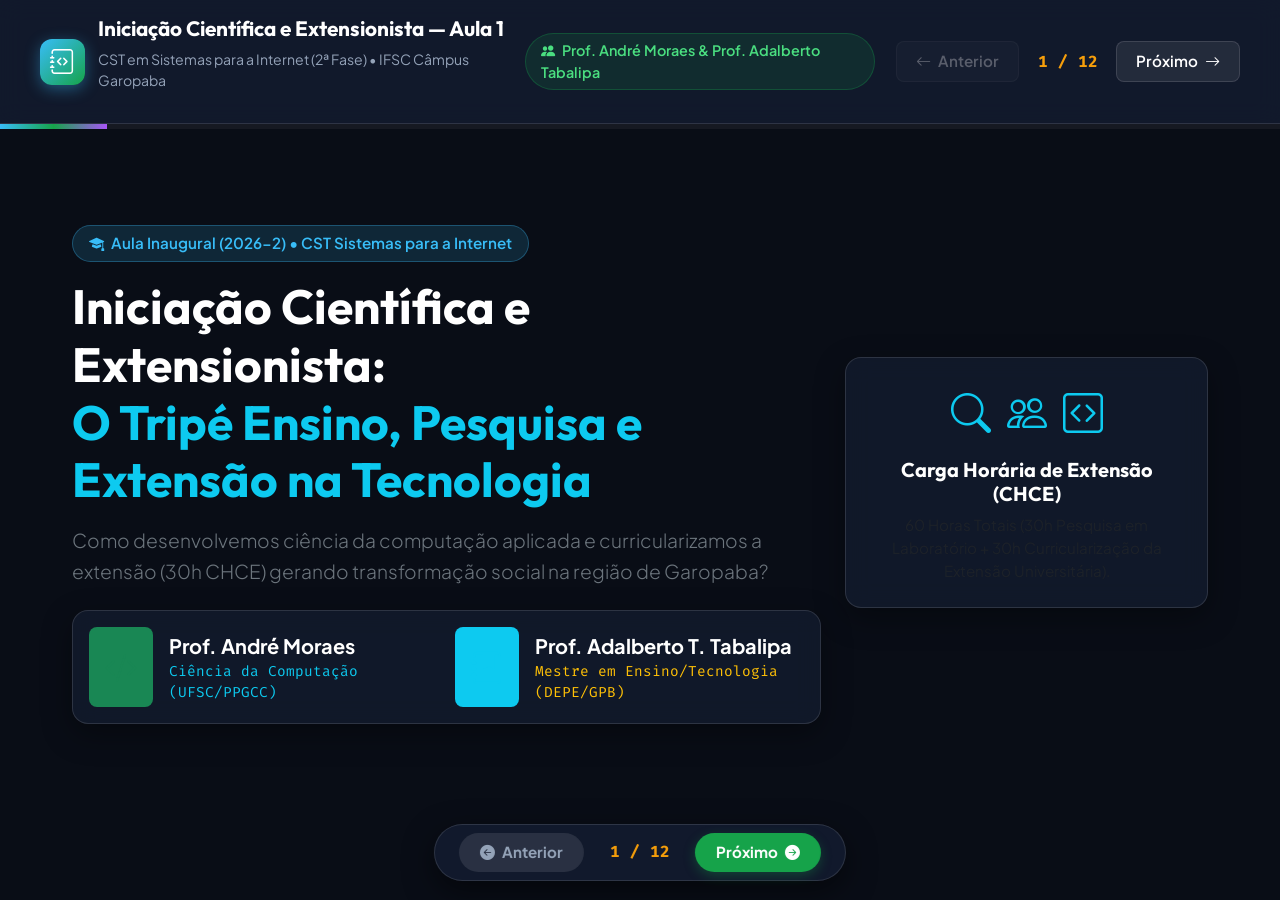
<file: 2026-2/aula-1-introducao/index.html>
<!DOCTYPE html>
<html lang="pt-BR">

<head>
  <meta charset="UTF-8">
  <meta name="viewport" content="width=device-width, initial-scale=1.0">
  <title>Aula 1: Iniciação Científica e Extensionista — CST Sistemas para a Internet (IFSC Garopaba)</title>

  <!-- Google Fonts -->
  <link rel="preconnect" href="https://fonts.googleapis.com">
  <link rel="preconnect" href="https://fonts.gstatic.com" crossorigin>
  <link href="https://fonts.googleapis.com/css2?family=Outfit:wght@400;500;600;700;800&family=Plus+Jakarta+Sans:wght@400;500;600;700&family=Fira+Code:wght@400;500;600&display=swap" rel="stylesheet">

  <!-- Bootstrap 5 CSS & Bootstrap Icons CDN -->
  <link href="https://cdn.jsdelivr.net/npm/bootstrap@5.3.3/dist/css/bootstrap.min.css" rel="stylesheet">
  <link rel="stylesheet" href="https://cdn.jsdelivr.net/npm/bootstrap-icons@1.11.3/font/bootstrap-icons.min.css">

  <style>
    :root {
      --ifsc-green: #16a34a;
      --ifsc-green-dark: #15803d;
      --bg-dark: #090d16;
      --bg-card: #131b2e;
      --bg-card-hover: #1c2742;
      --text-main: #f8fafc;
      --text-muted: #94a3b8;
      --border-color: rgba(255, 255, 255, 0.12);
      --accent-blue: #38bdf8;
      --accent-purple: #a855f7;
      --accent-amber: #f59e0b;
      --accent-emerald: #10b981;
      --accent-rose: #f43f5e;
      --accent-cyan: #06b6d4;
      --radius-lg: 16px;
      --radius-md: 10px;
    }

    * {
      box-sizing: border-box;
      margin: 0;
      padding: 0;
    }

    body {
      font-family: 'Plus Jakarta Sans', sans-serif;
      background-color: var(--bg-dark);
      color: var(--text-main);
      overflow: hidden;
      height: 100vh;
      width: 100vw;
    }

    .font-outfit {
      font-family: 'Outfit', sans-serif;
    }

    .font-code {
      font-family: 'Fira Code', monospace;
    }

    .deck-container {
      position: relative;
      width: 100%;
      height: 100vh;
      display: flex;
      flex-direction: column;
    }

    /* HEADER FIXO */
    .app-header {
      display: flex;
      justify-content: space-between;
      align-items: center;
      padding: 1rem 2.5rem;
      background: rgba(19, 27, 46, 0.92);
      backdrop-filter: blur(12px);
      border-bottom: 1px solid var(--border-color);
      z-index: 100;
    }

    .brand-logo {
      display: flex;
      align-items: center;
      gap: 0.85rem;
    }

    .brand-logo .logo-icon {
      width: 46px;
      height: 46px;
      background: linear-gradient(135deg, var(--accent-blue), var(--ifsc-green));
      color: white;
      border-radius: 12px;
      display: flex;
      align-items: center;
      justify-content: center;
      font-size: 1.55rem;
      box-shadow: 0 4px 15px rgba(56, 189, 248, 0.4);
    }

    .brand-title {
      font-size: 1.3rem;
      font-weight: 700;
      color: white;
    }

    .brand-subtitle {
      font-size: 0.88rem;
      color: var(--text-muted);
    }

    .deck-controls {
      display: flex;
      align-items: center;
      gap: 0.85rem;
    }

    .btn-nav {
      background: rgba(255, 255, 255, 0.08);
      border: 1px solid var(--border-color);
      color: white;
      padding: 0.5rem 1.2rem;
      border-radius: 8px;
      cursor: pointer;
      transition: all 0.2s ease;
      display: flex;
      align-items: center;
      gap: 0.4rem;
      font-size: 0.95rem;
      font-weight: 600;
    }

    .btn-nav:hover:not(:disabled) {
      background: var(--ifsc-green);
      border-color: var(--ifsc-green);
      box-shadow: 0 4px 12px rgba(22, 163, 74, 0.3);
    }

    .btn-nav:disabled {
      opacity: 0.3;
      cursor: not-allowed;
    }

    .slide-counter {
      font-size: 1rem;
      color: var(--accent-amber);
      min-width: 70px;
      text-align: center;
      font-weight: 700;
    }

    /* BARRA DE PROGRESSO */
    .progress-bar-container {
      width: 100%;
      height: 5px;
      background: rgba(255, 255, 255, 0.05);
    }

    .progress-bar-fill {
      height: 100%;
      background: linear-gradient(90deg, var(--accent-blue), var(--ifsc-green), var(--accent-purple));
      width: 0%;
      transition: width 0.3s ease;
    }

    /* ÁREA DE SLIDES */
    .slides-wrapper {
      flex: 1;
      position: relative;
      overflow: hidden;
    }

    .slide {
      position: absolute;
      top: 0;
      left: 0;
      width: 100%;
      height: 100%;
      opacity: 0;
      visibility: hidden;
      transition: all 0.4s ease;
      transform: translateX(30px);
      padding: 2rem 4.5rem 6rem 4.5rem;
      display: flex;
      flex-direction: column;
      justify-content: center;
      overflow-y: auto;
    }

    .slide.active {
      opacity: 1;
      visibility: visible;
      transform: translateX(0);
    }

    /* CARDS & GLASSMORPHISM COM FONTES DE ALTA VISIBILIDADE */
    .glass-card {
      background: rgba(19, 27, 46, 0.82);
      border: 1px solid var(--border-color);
      border-radius: var(--radius-lg);
      padding: 1.6rem;
      backdrop-filter: blur(12px);
      box-shadow: 0 10px 30px rgba(0, 0, 0, 0.35);
      transition: all 0.3s ease;
    }

    .glass-card:hover {
      border-color: rgba(255, 255, 255, 0.3);
      transform: translateY(-2px);
    }

    .badge-custom {
      background: rgba(56, 189, 248, 0.15);
      border: 1px solid rgba(56, 189, 248, 0.3);
      color: var(--accent-blue);
      padding: 0.4rem 1rem;
      border-radius: 50px;
      font-size: 0.95rem;
      font-weight: 600;
      display: inline-flex;
      align-items: center;
      gap: 0.45rem;
    }

    .badge-docente {
      background: rgba(22, 163, 74, 0.15);
      border: 1px solid rgba(22, 163, 74, 0.3);
      color: #4ade80;
      padding: 0.35rem 0.9rem;
      border-radius: 50px;
      font-size: 0.9rem;
      font-weight: 600;
    }

    .badge-extensao {
      background: rgba(245, 158, 11, 0.15);
      border: 1px solid rgba(245, 158, 11, 0.3);
      color: var(--accent-amber);
      padding: 0.25rem 0.6rem;
      border-radius: 4px;
      font-size: 0.78rem;
      font-weight: 700;
      text-transform: uppercase;
    }

    .badge-tech {
      background: rgba(255, 255, 255, 0.08);
      border: 1px solid var(--border-color);
      color: var(--text-muted);
      padding: 0.2rem 0.55rem;
      border-radius: 4px;
      font-size: 0.78rem;
      font-family: 'Fira Code', monospace;
    }

    /* BOTÕES DE NAVEGAÇÃO / LINKS */
    .btn-ref-link {
      display: inline-flex;
      align-items: center;
      justify-content: center;
      gap: 0.35rem;
      background: rgba(255, 255, 255, 0.06);
      border: 1px solid var(--border-color);
      color: var(--accent-blue);
      text-decoration: none;
      padding: 0.45rem 0.9rem;
      border-radius: 6px;
      font-size: 0.85rem;
      font-weight: 600;
      transition: all 0.2s ease;
    }

    .btn-ref-link:hover {
      background: var(--accent-blue);
      color: #090d16;
      border-color: var(--accent-blue);
      transform: translateY(-1px);
    }

    .btn-youtube-link {
      display: inline-flex;
      align-items: center;
      justify-content: center;
      gap: 0.35rem;
      background: rgba(239, 68, 68, 0.15);
      border: 1px solid rgba(239, 68, 68, 0.3);
      color: #f87171;
      text-decoration: none;
      padding: 0.45rem 0.9rem;
      border-radius: 6px;
      font-size: 0.85rem;
      font-weight: 600;
      transition: all 0.2s ease;
    }

    .btn-youtube-link:hover {
      background: #ef4444;
      color: white;
      border-color: #ef4444;
    }

    /* BARRA FLUTUANTE INFERIOR COM BOTÕES VISUAIS */
    .floating-bottom-bar {
      position: absolute;
      bottom: 1.2rem;
      left: 50%;
      transform: translateX(-50%);
      background: rgba(19, 27, 46, 0.94);
      border: 1px solid var(--border-color);
      backdrop-filter: blur(16px);
      border-radius: 50px;
      padding: 0.5rem 1.5rem;
      display: flex;
      align-items: center;
      gap: 1.3rem;
      box-shadow: 0 10px 30px rgba(0,0,0,0.5);
      z-index: 100;
    }

    .btn-slide-nav {
      background: var(--ifsc-green);
      color: white;
      border: none;
      padding: 0.5rem 1.3rem;
      border-radius: 50px;
      font-size: 0.95rem;
      font-weight: 700;
      cursor: pointer;
      display: flex;
      align-items: center;
      gap: 0.45rem;
      transition: all 0.2s ease;
      box-shadow: 0 4px 12px rgba(22, 163, 74, 0.3);
    }

    .btn-slide-nav:hover:not(:disabled) {
      background: #15803d;
      transform: scale(1.04);
    }

    .btn-slide-nav:disabled {
      background: rgba(255, 255, 255, 0.1);
      color: var(--text-muted);
      cursor: not-allowed;
      box-shadow: none;
    }

    /* TIMELINE DE PIPELINE */
    .pipeline-step {
      background: var(--bg-card);
      border: 1px solid var(--border-color);
      border-radius: var(--radius-md);
      padding: 1.4rem;
      position: relative;
      height: 100%;
    }

    .pipeline-number {
      width: 38px;
      height: 38px;
      border-radius: 50%;
      background: var(--accent-blue);
      color: #090d16;
      font-weight: 800;
      display: flex;
      align-items: center;
      justify-content: center;
      margin-bottom: 0.85rem;
      font-size: 1.1rem;
    }
  </style>
</head>

<body>

  <div class="deck-container">

    <!-- CABEÇALHO FIXO -->
    <header class="app-header">
      <div class="brand-logo">
        <div class="logo-icon">
          <i class="bi bi-journal-code"></i>
        </div>
        <div>
          <h1 class="brand-title font-outfit">Iniciação Científica e Extensionista — Aula 1</h1>
          <p class="brand-subtitle">CST em Sistemas para a Internet (2ª Fase) • IFSC Câmpus Garopaba</p>
        </div>
      </div>

      <div class="deck-controls">
        <span class="badge-docente me-2 d-none d-md-inline-block">
          <i class="bi bi-people-fill me-1"></i> Prof. André Moraes & Prof. Adalberto Tabalipa
        </span>
        <button class="btn-nav" id="btn-prev" onclick="prevSlide()" disabled>
          <i class="bi bi-arrow-left"></i> Anterior
        </button>
        <span class="slide-counter font-code" id="slide-counter">1 / 12</span>
        <button class="btn-nav" id="btn-next" onclick="nextSlide()">
          Próximo <i class="bi bi-arrow-right"></i>
        </button>
      </div>
    </header>

    <!-- BARRA DE PROGRESSO DA APRESENTAÇÃO -->
    <div class="progress-bar-container">
      <div class="progress-bar-fill" id="progress-bar"></div>
    </div>

    <!-- ÁREA DE CONTEÚDO DOS SLIDES -->
    <main class="slides-wrapper">

      <!-- SLIDE 1: CAPA IMPACTANTE & CORPO DOCENTE -->
      <section class="slide active" id="slide-1">
        <div class="row align-items-center">
          <div class="col-lg-8">
            <span class="badge-custom mb-3">
              <i class="bi bi-mortarboard-fill"></i> Aula Inaugural (2026-2) • CST Sistemas para a Internet
            </span>
            <h2 class="display-5 fw-bold font-outfit text-white mb-3">
              Iniciação Científica e Extensionista: <br>
              <span class="text-info">O Tripé Ensino, Pesquisa e Extensão na Tecnologia</span>
            </h2>
            <p class="lead text-secondary mb-4" style="font-size: 1.2rem; line-height: 1.6;">
              Como desenvolvemos ciência da computação aplicada e curricularizamos a extensão (30h CHCE) gerando transformação social na região de Garopaba?
            </p>

            <!-- CARD CORPO DOCENTE -->
            <div class="glass-card p-3 mb-3">
              <div class="row g-3">
                <div class="col-md-6">
                  <div class="d-flex align-items-center gap-3">
                    <div class="p-3 bg-success bg-opacity-20 rounded-3 text-success fs-2">
                      <i class="bi bi-code-slash"></i>
                    </div>
                    <div>
                      <div class="fw-bold text-white fs-5">Prof. André Moraes</div>
                      <div class="text-info font-code" style="font-size: 0.9rem;">Ciência da Computação (UFSC/PPGCC)</div>
                    </div>
                  </div>
                </div>

                <div class="col-md-6">
                  <div class="d-flex align-items-center gap-3">
                    <div class="p-3 bg-info bg-opacity-20 rounded-3 text-info fs-2">
                      <i class="bi bi-journal-bookmark-fill"></i>
                    </div>
                    <div>
                      <div class="fw-bold text-white fs-5">Prof. Adalberto T. Tabalipa</div>
                      <div class="text-warning font-code" style="font-size: 0.9rem;">Mestre em Ensino/Tecnologia (DEPE/GPB)</div>
                    </div>
                  </div>
                </div>
              </div>
            </div>
          </div>

          <div class="col-lg-4 text-center d-none d-lg-block">
            <div class="glass-card p-4 text-center">
              <div class="d-flex justify-content-center gap-3 mb-3 text-info fs-1">
                <i class="bi bi-search"></i>
                <i class="bi bi-people"></i>
                <i class="bi bi-code-square"></i>
              </div>
              <h3 class="h5 font-outfit text-white mb-2 fw-bold">Carga Horária de Extensão (CHCE)</h3>
              <p class="text-muted small mb-0" style="font-size: 0.95rem; line-height: 1.5;">
                60 Horas Totais (30h Pesquisa em Laboratório + 30h Curricularização da Extensão Universitária).
              </p>
            </div>
          </div>
        </div>
      </section>

      <!-- SLIDE 2: O TRIPÉ DO IFSC E A CURRICULARIZAÇÃO DA EXTENSÃO (EXPANDIDO COM ÍCONES E DETALHES) -->
      <section class="slide" id="slide-2">
        <div class="mb-3">
          <span class="badge-custom mb-2">
            <i class="bi bi-building"></i> Fundamentos Institucionais
          </span>
          <h2 class="h3 fw-bold font-outfit text-white">O Tripé do IFSC: Ensino, Pesquisa & Extensão</h2>
          <p class="text-secondary small" style="font-size: 1.05rem;">
            A indissociabilidade acadêmica constitucional regulamentada no IFSC pela Resolução CONSUP 40/2016:
          </p>
        </div>

        <div class="row g-3">
          <!-- 1. ENSINO -->
          <div class="col-md-4">
            <div class="glass-card h-100 border-info p-4">
              <div class="d-flex align-items-center gap-3 mb-3">
                <div class="p-3 bg-info bg-opacity-20 rounded-3 text-info fs-2">
                  <i class="bi bi-mortarboard-fill"></i>
                </div>
                <div>
                  <h3 class="h5 font-outfit fw-bold text-white mb-0">1. Ensino</h3>
                  <span class="badge bg-info text-dark extra-small">Base Técnica</span>
                </div>
              </div>
              <p class="text-secondary small mb-2" style="font-size: 0.95rem; line-height: 1.6;">
                Domínio dos conceitos fundamentais de engenharia de software, programação voltada para a web, bancos de dados e sistemas distribuídos.
              </p>
              <div class="p-2 bg-dark rounded-3 font-code text-info extra-small" style="font-size: 0.82rem;">
                <i class="bi bi-check2-circle me-1"></i> Aprendizado teórico e prático em sala.
              </div>
            </div>
          </div>

          <!-- 2. PESQUISA -->
          <div class="col-md-4">
            <div class="glass-card h-100 border-success p-4">
              <div class="d-flex align-items-center gap-3 mb-3">
                <div class="p-3 bg-success bg-opacity-20 rounded-3 text-success fs-2">
                  <i class="bi bi-lightbulb-fill"></i>
                </div>
                <div>
                  <h3 class="h5 font-outfit fw-bold text-white mb-0">2. Pesquisa</h3>
                  <span class="badge bg-success text-white extra-small">Inovação & Ciência</span>
                </div>
              </div>
              <p class="text-secondary small mb-2" style="font-size: 0.95rem; line-height: 1.6;">
                Investigação sistemática e método científico (Wazlawick, Gil) para resolver problemas sem resposta pronta com testes e hipóteses.
              </p>
              <div class="p-2 bg-dark rounded-3 font-code text-success extra-small" style="font-size: 0.82rem;">
                <i class="bi bi-journal-code me-1"></i> Produção de artigos e testes empíricos.
              </div>
            </div>
          </div>

          <!-- 3. EXTENSÃO -->
          <div class="col-md-4">
            <div class="glass-card h-100 border-warning p-4">
              <div class="d-flex align-items-center gap-3 mb-3">
                <div class="p-3 bg-warning bg-opacity-20 rounded-3 text-warning fs-2">
                  <i class="bi bi-people-fill"></i>
                </div>
                <div>
                  <h3 class="h5 font-outfit fw-bold text-white mb-0">3. Extensão (CHCE)</h3>
                  <span class="badge bg-warning text-dark extra-small">Impacto Social</span>
                </div>
              </div>
              <p class="text-secondary small mb-2" style="font-size: 0.95rem; line-height: 1.6;">
                Interação dialógica e transformadora entre o IFSC e a sociedade de Garopaba, transferindo conhecimento de TI para resolver dores reais.
              </p>
              <div class="p-2 bg-dark rounded-3 font-code text-warning extra-small" style="font-size: 0.82rem;">
                <i class="bi bi-heart-pulse me-1"></i> 30h de Curricularização da Extensão.
              </div>
            </div>
          </div>
        </div>
      </section>

      <!-- SLIDE 3: MÉTODOS DE PESQUISA NA COMPUTAÇÃO (EXPANDIDO COM EXEMPLOS INDIVIDUAIS REAIS) -->
      <section class="slide" id="slide-3">
        <div class="mb-3">
          <span class="badge-custom mb-2">
            <i class="bi bi-diagram-3-fill"></i> Abordagens Científicas
          </span>
          <h2 class="h3 fw-bold font-outfit text-white">Métodos de Pesquisa na Computação (Exemplos Práticos)</h2>
          <p class="text-secondary small" style="font-size: 1.05rem;">
            Como cada abordagem de pesquisa (Wazlawick & Gil) é aplicada na prática em Ciência da Computação:
          </p>
        </div>

        <div class="row g-3">
          <!-- 1. EXPERIMENTAL -->
          <div class="col-md-4">
            <div class="glass-card h-100 border-success p-4">
              <div class="d-flex align-items-center gap-3 mb-2">
                <div class="p-2 bg-success bg-opacity-20 rounded-3 text-success fs-3">
                  <i class="bi bi-cpu-fill"></i>
                </div>
                <div>
                  <h3 class="h6 font-outfit text-white fw-bold mb-0 fs-5">1. Pesquisa Experimental</h3>
                  <span class="badge-extensao">Constrói & Mede</span>
                </div>
              </div>
              <p class="text-secondary small mb-3" style="font-size: 0.92rem; line-height: 1.5;">
                Desenvolve-se um protótipo de software e submete-se o artefato a cenários controlados de teste.
              </p>

              <div class="p-3 bg-dark rounded-3 border border-secondary border-opacity-25">
                <div class="fw-bold text-success small mb-1">
                  <i class="bi bi-play-circle-fill me-1"></i> Exemplo Real na Computação:
                </div>
                <p class="text-secondary extra-small mb-0" style="font-size: 0.85rem;">
                  <em>"Comparar o tempo de resposta e consumo de memória RAM entre dois servidores web (Nginx vs Node.js) sob carga simulada de 1.000 requisições simultâneas."</em>
                </p>
              </div>
            </div>
          </div>

          <!-- 2. QUANTITATIVA -->
          <div class="col-md-4">
            <div class="glass-card h-100 border-info p-4">
              <div class="d-flex align-items-center gap-3 mb-2">
                <div class="p-2 bg-info bg-opacity-20 rounded-3 text-info fs-3">
                  <i class="bi bi-bar-chart-line-fill"></i>
                </div>
                <div>
                  <h3 class="h6 font-outfit text-white fw-bold mb-0 fs-5">2. Pesquisa Quantitativa</h3>
                  <span class="badge-extensao">Métricas & Dados</span>
                </div>
              </div>
              <p class="text-secondary small mb-3" style="font-size: 0.92rem; line-height: 1.5;">
                Mede-se o desempenho por meio de números, estatística descritiva e indicadores quantificáveis.
              </p>

              <div class="p-3 bg-dark rounded-3 border border-secondary border-opacity-25">
                <div class="fw-bold text-info small mb-1">
                  <i class="bi bi-play-circle-fill me-1"></i> Exemplo Real na Computação:
                </div>
                <p class="text-secondary extra-small mb-0" style="font-size: 0.85rem;">
                  <em>"Coletar a taxa de conclusão de tarefas e a pontuação média da escala SUS (System Usability Scale) aplicada a 50 usuários de um aplicativo."</em>
                </p>
              </div>
            </div>
          </div>

          <!-- 3. QUALITATIVA -->
          <div class="col-md-4">
            <div class="glass-card h-100 border-warning p-4">
              <div class="d-flex align-items-center gap-3 mb-2">
                <div class="p-2 bg-warning bg-opacity-20 rounded-3 text-warning fs-3">
                  <i class="bi bi-chat-quote-fill"></i>
                </div>
                <div>
                  <h3 class="h6 font-outfit text-white fw-bold mb-0 fs-5">3. Pesquisa Qualitativa</h3>
                  <span class="badge-extensao">Percepção & Usabilidade</span>
                </div>
              </div>
              <p class="text-secondary small mb-3" style="font-size: 0.92rem; line-height: 1.5;">
                Investigam-se opiniões, percepções e comportamentos através de entrevistas e grupos focais.
              </p>

              <div class="p-3 bg-dark rounded-3 border border-secondary border-opacity-25">
                <div class="fw-bold text-warning small mb-1">
                  <i class="bi bi-play-circle-fill me-1"></i> Exemplo Real na Computação:
                </div>
                <p class="text-secondary extra-small mb-0" style="font-size: 0.85rem;">
                  <em>"Realizar entrevistas em profundidade com comerciantes de Garopaba para entender os motivos de resistência no uso de sistemas digitais de vendas."</em>
                </p>
              </div>
            </div>
          </div>
        </div>
      </section>

      <!-- SLIDE 4: AS 4 ETAPAS DA UC (PIPELINE DA PESQUISA EXTENSIONISTA) -->
      <section class="slide" id="slide-4">
        <div class="mb-3">
          <span class="badge-custom mb-2">
            <i class="bi bi-map-fill"></i> Fluxo do Semestre
          </span>
          <h2 class="h3 fw-bold font-outfit text-white">Pipeline Científico e Extensionista (4 Pilares)</h2>
          <p class="text-secondary small" style="font-size: 1.05rem;">
            Como conduziremos o seu projeto desde a dor social até a publicação científica:
          </p>
        </div>

        <div class="row g-3">
          <div class="col-md-3">
            <div class="pipeline-step">
              <div class="pipeline-number">1</div>
              <h3 class="h6 font-outfit text-info fw-bold fs-5">Problematização Social</h3>
              <p class="text-secondary small mb-0" style="font-size: 0.92rem; line-height: 1.5;">
                Mapeamento de demandas da comunidade de Garopaba, pergunta de pesquisa e Diário de Bordo.
              </p>
            </div>
          </div>
          <div class="col-md-3">
            <div class="pipeline-step">
              <div class="pipeline-number" style="background: var(--ifsc-green); color: white;">2</div>
              <h3 class="h6 font-outfit text-success fw-bold fs-5">Planejamento & Prototipação</h3>
              <p class="text-secondary small mb-0" style="font-size: 0.92rem; line-height: 1.5;">
                WBS/EAP, cronograma no Gantt, quadro Kanban no GitHub Projects e wireframes no Figma.
              </p>
            </div>
          </div>
          <div class="col-md-3">
            <div class="pipeline-step">
              <div class="pipeline-number" style="background: var(--accent-purple); color: white;">3</div>
              <h3 class="h6 font-outfit text-purple fw-bold fs-5" style="color: var(--accent-purple);">Código, Git & Pages</h3>
              <p class="text-secondary small mb-0" style="font-size: 0.92rem; line-height: 1.5;">
                Desenvolvimento do MVP web com versionamento no Git/GitHub em equipe e site no GitHub Pages.
              </p>
            </div>
          </div>
          <div class="col-md-3">
            <div class="pipeline-step">
              <div class="pipeline-number" style="background: var(--accent-amber); color: white;">4</div>
              <h3 class="h6 font-outfit text-warning fw-bold fs-5">Artigo SBC & Submissão</h3>
              <p class="text-secondary small mb-0" style="font-size: 0.92rem; line-height: 1.5;">
                Coleta de dados empíricos, escrita em LaTeX/Overleaf (modelo SBC) e submissão a evento científico.
              </p>
            </div>
          </div>
        </div>
      </section>

      <!-- SLIDE 5: IDEIAS DE PROJETOS CIENTÍFICOS E EXTENSIONISTAS (EDUCAÇÃO, JOGOS, SAÚDE) -->
      <section class="slide" id="slide-5">
        <div class="mb-3">
          <span class="badge-custom mb-2">
            <i class="bi bi-stars"></i> Inspiração Superior
          </span>
          <h2 class="h3 fw-bold font-outfit text-white">Projetos Científicos & Extensionistas: Educação, Jogos & Saúde</h2>
          <p class="text-secondary small" style="font-size: 1.05rem;">
            Exemplos de sistemas alinhados à pesquisa acadêmica e à extensão social no IFSC Garopaba:
          </p>
        </div>

        <div class="row g-3">
          <!-- 1. EDUCAÇÃO -->
          <div class="col-md-4">
            <div class="glass-card h-100 p-4 border-info">
              <div class="d-flex align-items-center justify-content-between mb-3">
                <i class="bi bi-journal-check text-info fs-1"></i>
                <span class="badge-extensao">Educação & Tecnologia</span>
              </div>
              <h3 class="h6 font-outfit text-white fw-bold mb-2 fs-5">Plataformas Adaptativas de Ensino</h3>
              <p class="text-secondary small mb-0" style="font-size: 0.92rem; line-height: 1.6;">
                Sistemas web para aprendizagem interativa, salas virtuais inclusivas e ferramentas de apoio ao trabalhador e escolas públicas da região.
              </p>
            </div>
          </div>

          <!-- 2. JOGOS DIGITAIS E GAMIFICAÇÃO -->
          <div class="col-md-4">
            <div class="glass-card h-100 p-4 border-purple">
              <div class="d-flex align-items-center justify-content-between mb-3">
                <i class="bi bi-controller text-purple fs-1" style="color: var(--accent-purple);"></i>
                <span class="badge-extensao">Jogos Sérios & Inclusão</span>
              </div>
              <h3 class="h6 font-outfit text-white fw-bold mb-2 fs-5">Jogos Educativos (Serious Games)</h3>
              <p class="text-secondary small mb-0" style="font-size: 0.92rem; line-height: 1.6;">
                Motores gráficos (Godot/Pygame/Canvas) aplicados à gamificação para crianças com atenção reduzida, ensino de física e preservação marinha.
              </p>
            </div>
          </div>

          <!-- 3. SAÚDE & BEM-ESTAR -->
          <div class="col-md-4">
            <div class="glass-card h-100 p-4 border-rose">
              <div class="d-flex align-items-center justify-content-between mb-3">
                <i class="bi bi-heart-pulse-fill text-danger fs-1"></i>
                <span class="badge-extensao">Saúde & Tecnologia Assistiva</span>
              </div>
              <h3 class="h6 font-outfit text-white fw-bold mb-2 fs-5">Saúde Pública & Acessibilidade</h3>
              <p class="text-secondary small mb-0" style="font-size: 0.92rem; line-height: 1.6;">
                Plataformas de acessibilidade em Libras (NAPNE IFSC), acompanhamento comunitário de pacientes e sistemas de saúde ambiental e balneabilidade.
              </p>
            </div>
          </div>
        </div>
      </section>

      <!-- SLIDE 6: VITRINE DE PROJETOS REAIS DO IFSC (TURMA INF 24 - PI-2) -->
      <section class="slide" id="slide-6">
        <div class="mb-3">
          <div class="d-flex align-items-center justify-content-between flex-wrap gap-2 mb-1">
            <span class="badge-custom" style="background: rgba(56, 189, 248, 0.15); color: var(--accent-blue); border-color: rgba(56, 189, 248, 0.3);">
              <i class="bi bi-mortarboard-fill"></i> Projetos Reais da Turma INF 24 (PI-2)
            </span>
            <span class="text-muted small">Exemplos Práticos em Desenvolvimento no IFSC Garopaba</span>
          </div>
          <h2 class="h3 fw-bold font-outfit text-white mb-1">O que os Estudantes Estão Construindo?</h2>
          <p class="text-secondary small" style="font-size: 1.05rem;">
            Projetos reais com repositórios no GitHub e vídeos de pitch dos estudantes:
          </p>
        </div>

        <div class="row g-3">
          <!-- 1. SMC hardware -->
          <div class="col-md-4">
            <div class="glass-card h-100 p-3 d-flex flex-column justify-content-between">
              <div>
                <div class="d-flex justify-content-between align-items-center mb-1">
                  <span class="badge bg-success extra-small">Game & Hardware</span>
                  <span class="text-muted extra-small font-code">Godot Engine</span>
                </div>
                <h3 class="h6 font-outfit text-white fw-bold mb-1 fs-6">1. SMC: Montagem de PCs</h3>
                <p class="text-secondary extra-small mb-2" style="font-size: 0.85rem;">
                  Jogo/Ferramenta virtual drag-and-drop no Godot para aprendizado prático de montagem de hardware.
                </p>
              </div>
              <div class="d-flex gap-2">
                <a href="https://github.com/henriquec30-web/projeto_pi.git" target="_blank" class="btn-ref-link font-code flex-grow-1">
                  <i class="bi bi-github"></i> GitHub
                </a>
                <a href="https://youtu.be/CPQ0VqHQGHg" target="_blank" class="btn-youtube-link font-code">
                  <i class="bi bi-youtube"></i> Pitch
                </a>
              </div>
            </div>
          </div>

          <!-- 2. JIFTV -->
          <div class="col-md-4">
            <div class="glass-card h-100 p-3 d-flex flex-column justify-content-between">
              <div>
                <div class="d-flex justify-content-between align-items-center mb-1">
                  <span class="badge bg-info text-dark extra-small">Streaming & Redes</span>
                  <span class="text-muted extra-small font-code">Docker / Nginx</span>
                </div>
                <h3 class="h6 font-outfit text-white fw-bold mb-1 fs-6">2. JifTV: Streaming Adaptativo</h3>
                <p class="text-secondary extra-small mb-2" style="font-size: 0.85rem;">
                  Transmissão ao vivo em tempo real dos jogos do IFSC (JIF) via streaming adaptativo + catálogo web.
                </p>
              </div>
              <div class="d-flex gap-2">
                <a href="https://github.com/yaurodzz/JifTV-StreamingAdaptativo.git" target="_blank" class="btn-ref-link font-code flex-grow-1">
                  <i class="bi bi-github"></i> GitHub
                </a>
                <a href="https://youtu.be/B0tZgwmd4vg" target="_blank" class="btn-youtube-link font-code">
                  <i class="bi bi-youtube"></i> Pitch
                </a>
              </div>
            </div>
          </div>

          <!-- 3. RASPORTA BIOMETRIA -->
          <div class="col-md-4">
            <div class="glass-card h-100 p-3 d-flex flex-column justify-content-between">
              <div>
                <div class="d-flex justify-content-between align-items-center mb-1">
                  <span class="badge bg-danger extra-small">IoT & Biometria</span>
                  <span class="text-muted extra-small font-code">Raspberry Pi</span>
                </div>
                <h3 class="h6 font-outfit text-white fw-bold mb-1 fs-6">3. RasPorta: Fechadura Biométrica</h3>
                <p class="text-secondary extra-small mb-2" style="font-size: 0.85rem;">
                  Fechadura automática inteligente controlada por leitor biométrico, Raspberry Pi e Flask.
                </p>
              </div>
              <div class="d-flex gap-2">
                <a href="https://github.com/petrusgunder/projeto-rasptraca" target="_blank" class="btn-ref-link font-code flex-grow-1">
                  <i class="bi bi-github"></i> GitHub
                </a>
                <a href="https://youtu.be/qFKXWlbp3Lg" target="_blank" class="btn-youtube-link font-code">
                  <i class="bi bi-youtube"></i> Pitch
                </a>
              </div>
            </div>
          </div>

          <!-- 4. D20HUB RPG -->
          <div class="col-md-4">
            <div class="glass-card h-100 p-3 d-flex flex-column justify-content-between">
              <div>
                <div class="d-flex justify-content-between align-items-center mb-1">
                  <span class="badge bg-purple text-white extra-small" style="background: var(--accent-purple);">Web & RPG</span>
                  <span class="text-muted extra-small font-code">Django / WebSockets</span>
                </div>
                <h3 class="h6 font-outfit text-white fw-bold mb-1 fs-6">4. D20Hub: Gerenciador de RPG</h3>
                <p class="text-secondary extra-small mb-2" style="font-size: 0.85rem;">
                  Plataforma web de gerenciamento de fichas de RPG de mesa e salas interativas em tempo real.
                </p>
              </div>
              <div class="d-flex gap-2">
                <a href="https://github.com/Nicolas0413/d20hub_project" target="_blank" class="btn-ref-link font-code flex-grow-1">
                  <i class="bi bi-github"></i> GitHub
                </a>
                <a href="https://youtu.be/UQryzKcBu1A" target="_blank" class="btn-youtube-link font-code">
                  <i class="bi bi-youtube"></i> Pitch
                </a>
              </div>
            </div>
          </div>

          <!-- 5. ESTAÇÃO METEOROLÓGICA -->
          <div class="col-md-4">
            <div class="glass-card h-100 p-3 d-flex flex-column justify-content-between">
              <div>
                <div class="d-flex justify-content-between align-items-center mb-1">
                  <span class="badge bg-success extra-small">IoT & Clima</span>
                  <span class="text-muted extra-small font-code">BME280 / Python</span>
                </div>
                <h3 class="h6 font-outfit text-white fw-bold mb-1 fs-6">5. Estação Meteorológica IFSC</h3>
                <p class="text-secondary extra-small mb-2" style="font-size: 0.85rem;">
                  Estação meteorológica de baixo custo com sensores e Raspberry Pi para dados climáticos locais.
                </p>
              </div>
              <div class="d-flex gap-2">
                <a href="https://github.com/sophirie/Estacao-Meteorologica-no-IFSC-Garopaba.git" target="_blank" class="btn-ref-link font-code flex-grow-1">
                  <i class="bi bi-github"></i> GitHub
                </a>
                <a href="https://youtu.be/Vu1pXKOnp58" target="_blank" class="btn-youtube-link font-code">
                  <i class="bi bi-youtube"></i> Pitch
                </a>
              </div>
            </div>
          </div>

          <!-- 6. CHATBOT IA SECRETARIA ACADÊMICA -->
          <div class="col-md-4">
            <div class="glass-card h-100 p-3 d-flex flex-column justify-content-between">
              <div>
                <div class="d-flex justify-content-between align-items-center mb-1">
                  <span class="badge bg-warning text-dark extra-small">Inteligência Artificial</span>
                  <span class="text-muted extra-small font-code">PyTorch / LM Studio</span>
                </div>
                <h3 class="h6 font-outfit text-white fw-bold mb-1 fs-6">6. ChatBot Secretaria IFSC</h3>
                <p class="text-secondary extra-small mb-2" style="font-size: 0.85rem;">
                  Atendente virtual de IA treinado com LLMs locais para dúvidas frequentes da secretaria acadêmica.
                </p>
              </div>
              <div class="d-flex gap-2">
                <a href="https://github.com/lyag-dev/Tensor-IFSC" target="_blank" class="btn-ref-link font-code flex-grow-1">
                  <i class="bi bi-github"></i> GitHub Repos
                </a>
              </div>
            </div>
          </div>
        </div>
      </section>

      <!-- SLIDE 7: ÉTICA, CEP E REGULAMENTAÇÃO EXTENSIONISTA (COM PARÁGRAFOS EXPLICATIVOS NO TOPO) -->
      <section class="slide" id="slide-7">
        <div class="mb-3">
          <span class="badge-custom mb-2">
            <i class="bi bi-shield-check"></i> Ética e Regulamentação
          </span>
          <h2 class="h3 fw-bold font-outfit text-white">Ética na Pesquisa e Curricularização da Extensão</h2>
          <p class="text-secondary small" style="font-size: 1.05rem;">
            Conheça os requisitos fundamentais para realizar pesquisas com seres humanos e cumprir a carga horária de extensão no IFSC:
          </p>
        </div>

        <div class="row g-4">
          <!-- CARD ÉTICA -->
          <div class="col-md-6">
            <div class="glass-card border-info h-100 p-4">
              <h3 class="h5 font-outfit text-info fw-bold mb-2">
                <i class="bi bi-file-earmark-check-fill me-1"></i> Comitê de Ética em Pesquisa (CEP/CONEP)
              </h3>
              
              <!-- PARÁGRAFO CONCEITUAL EXPLICATIVO -->
              <div class="p-3 bg-info bg-opacity-10 border border-info border-opacity-25 rounded-3 mb-3 text-white" style="font-size: 0.95rem; line-height: 1.6;">
                <strong>O que significa?</strong> Toda pesquisa científica envolvendo interação direta com seres humanos (como testes de usabilidade de software, aplicação de questionários ou experimentos comportamentais) deve seguir condutas éticas para proteger a dignidade, privacidade e segurança dos participantes.
              </div>

              <ul class="text-secondary small ps-3 mb-0" style="font-size: 0.92rem; line-height: 1.6;">
                <li class="mb-2"><strong>TCLE:</strong> Aplicação do Termo de Consentimento Livre e Esclarecido aos participantes.</li>
                <li class="mb-2"><strong>LGPD:</strong> Conformidade com a Lei Geral de Proteção de Dados Pessoais no armazenamento.</li>
                <li class="mb-0"><strong>Mitigação de Riscos:</strong> Garantia de anonimato e proteção de voluntários da comunidade.</li>
              </ul>
            </div>
          </div>

          <!-- CARD CURRICULARIZAÇÃO -->
          <div class="col-md-6">
            <div class="glass-card border-warning h-100 p-4">
              <h3 class="h5 font-outfit text-warning fw-bold mb-2">
                <i class="bi bi-people-fill me-1"></i> Curricularização da Extensão no IFSC (30h CHCE)
              </h3>

              <!-- PARÁGRAFO CONCEITUAL EXPLICATIVO -->
              <div class="p-3 bg-warning bg-opacity-10 border border-warning border-opacity-25 rounded-3 mb-3 text-white" style="font-size: 0.95rem; line-height: 1.6;">
                <strong>O que significa?</strong> Em atendimento à Resolução CONSUP/IFSC Nº 40/2016 e à legislação nacional, 10% da carga horária da graduação é destinada a ações de extensão. Nesta UC, <strong>30 horas</strong> são integralizadas ao interagir diretamente com a comunidade de Garopaba na solução de problemas reais.
              </div>

              <ul class="text-secondary small ps-3 mb-0" style="font-size: 0.92rem; line-height: 1.6;">
                <li class="mb-2"><strong>Registro Oficial:</strong> Manutenção de Diário de Bordo e evidências da interação social.</li>
                <li class="mb-2"><strong>Impacto Dialógico:</strong> Validação da solução tecnológica pelos usuários finais da comunidade.</li>
                <li class="mb-0"><strong>Certificação:</strong> Emissão de horas curriculares de extensão para o histórico acadêmico.</li>
              </ul>
            </div>
          </div>
        </div>
      </section>

      <!-- SLIDE 8: NOSSO KIT DE FERRAMENTAS PROFISSIONAIS -->
      <section class="slide" id="slide-8">
        <div class="mb-4">
          <span class="badge-custom mb-2">
            <i class="bi bi-tools"></i> Ferramentas
          </span>
          <h2 class="h3 fw-bold font-outfit text-white">Nosso "Kit de Sobrevivência" Tecnológico</h2>
          <p class="text-secondary small" style="font-size: 1.05rem;">
            As ferramentas oficiais para desenvolvimento, versionamento e escrita científica:
          </p>
        </div>

        <div class="row g-3">
          <div class="col-md-3">
            <div class="glass-card text-center p-3">
              <i class="bi bi-github text-white display-5 mb-2"></i>
              <h3 class="h6 font-outfit text-white fw-bold fs-5">GitHub & Projects</h3>
              <p class="text-secondary small mb-0" style="font-size: 0.9rem;">
                Repositório oficial da equipe, histórico de código e quadro Kanban de tarefas.
              </p>
            </div>
          </div>

          <div class="col-md-3">
            <div class="glass-card text-center p-3">
              <i class="bi bi-file-earmark-tex-fill text-info display-5 mb-2"></i>
              <h3 class="h6 font-outfit text-white fw-bold fs-5">Overleaf (LaTeX)</h3>
              <p class="text-secondary small mb-0" style="font-size: 0.9rem;">
                Editor online em nuvem para escrita do Artigo Científico no padrão oficial da SBC.
              </p>
            </div>
          </div>

          <div class="col-md-3">
            <div class="glass-card text-center p-3">
              <i class="bi bi-kanban-fill text-warning display-5 mb-2"></i>
              <h3 class="h6 font-outfit text-white fw-bold fs-5">Figma / Wireframes</h3>
              <p class="text-secondary small mb-0" style="font-size: 0.9rem;">
                Ferramenta para prototipação visual de telas e experiência do usuário (UI/UX).
              </p>
            </div>
          </div>

          <div class="col-md-3">
            <div class="glass-card text-center p-3">
              <i class="bi bi-journal-text text-success display-5 mb-2"></i>
              <h3 class="h6 font-outfit text-white fw-bold fs-5">Diário de Bordo</h3>
              <p class="text-secondary small mb-0" style="font-size: 0.9rem;">
                Registro semanal das reuniões, decisões da equipe e avanços no projeto.
              </p>
            </div>
          </div>
        </div>
      </section>

      <!-- SLIDE 9: PARA ONDE VAMOS SUBMETER? EVENTOS CIENTÍFICOS REAIS -->
      <section class="slide" id="slide-9">
        <div class="mb-3">
          <span class="badge-custom mb-2">
            <i class="bi bi-calendar-event-fill"></i> Pipeline de Submissão 2026/2
          </span>
          <h2 class="h3 fw-bold font-outfit text-white">Para Onde Vamos Submeter? Eventos Reais e Verificados</h2>
          <p class="text-secondary small" style="font-size: 1.05rem;">
            Levantamos os prazos vigentes para o Checkpoint 3 — estes são alvos reais de submissão:
          </p>
        </div>

        <div class="row g-3">
          <div class="col-md-3">
            <div class="glass-card h-100 p-3 border-success">
              <div class="d-flex align-items-center justify-content-between mb-2">
                <i class="bi bi-mortarboard-fill text-success fs-2"></i>
                <span class="badge-extensao">Alvo Principal</span>
              </div>
              <h3 class="h6 font-outfit text-white fw-bold mb-1 fs-6">Mostra de IC&T do IFSC</h3>
              <p class="text-secondary extra-small mb-0" style="font-size: 0.85rem;">
                Evento institucional anual. Submissões acompanhadas pelo portal <span class="font-code text-info">ifsc.edu.br/mostra-cientifica</span> para apresentação oficial.
              </p>
            </div>
          </div>

          <div class="col-md-3">
            <div class="glass-card h-100 p-3 border-info">
              <div class="d-flex align-items-center justify-content-between mb-2">
                <i class="bi bi-globe-americas text-info fs-2"></i>
                <span class="badge-extensao">Extensão & Comunidade</span>
              </div>
              <h3 class="h6 font-outfit text-white fw-bold mb-1 fs-6">SNCT 2026</h3>
              <p class="text-secondary extra-small mb-0" style="font-size: 0.85rem;">
                23ª Semana Nacional de Ciência e Tecnologia (19 a 23/out). O Câmpus Garopaba participa com atividades abertas.
              </p>
            </div>
          </div>

          <div class="col-md-3">
            <div class="glass-card h-100 p-3 border-warning">
              <div class="d-flex align-items-center justify-content-between mb-2">
                <i class="bi bi-water text-warning fs-2"></i>
                <span class="badge-extensao">Meta Acadêmica</span>
              </div>
              <h3 class="h6 font-outfit text-white fw-bold mb-1 fs-6">Computer on the Beach</h3>
              <p class="text-secondary extra-small mb-0" style="font-size: 0.85rem;">
                Evento regional de computação (Florianópolis) via JEMS/SBC — destino ideal para artigos científicos consolidados.
              </p>
            </div>
          </div>

          <div class="col-md-3">
            <div class="glass-card h-100 p-3 border-amber">
              <div class="d-flex align-items-center justify-content-between mb-2">
                <i class="bi bi-easel2-fill fs-2" style="color: var(--accent-purple);"></i>
                <span class="badge-extensao">Ensaio Geral</span>
              </div>
              <h3 class="h6 font-outfit text-white fw-bold mb-1 fs-6">Mostra da Própria UC</h3>
              <p class="text-secondary extra-small mb-0" style="font-size: 0.85rem;">
                Nosso evento interno na 20ª semana com banca examinadora — o ensaio geral antes de submissões externas.
              </p>
            </div>
          </div>
        </div>

        <div class="glass-card mt-3 p-3" style="border-color: rgba(244, 63, 94, 0.35);">
          <p class="text-secondary small mb-0" style="font-size: 0.92rem;">
            <i class="bi bi-exclamation-triangle-fill text-danger me-1"></i>
            <strong class="text-white">Atenção:</strong> O SEPEI (Seminário de Ensino, Pesquisa, Extensão e Inovação do IFSC) encerrou as submissões 2026 no primeiro semestre. Nossos focos vigentes para 2026/2 são a Mostra de IC&T e a SNCT.
          </p>
        </div>
      </section>

      <!-- SLIDE 10: ONDE ENCONTRAR E SUBMETER EVENTOS CIENTÍFICOS EM COMPUTAÇÃO -->
      <section class="slide" id="slide-10">
        <div class="mb-3">
          <span class="badge-custom mb-2">
            <i class="bi bi-search-heart"></i> Mapeamento de Oportunidades
          </span>
          <h2 class="h3 fw-bold font-outfit text-white">Onde Encontrar Eventos Científicos em Computação?</h2>
          <p class="text-secondary small" style="font-size: 1.05rem;">
            As principais plataformas acadêmicas de submissão e consulta de artigos de Informática:
          </p>
        </div>

        <div class="row g-3">
          <!-- 1. JEMS SBC -->
          <div class="col-md-3">
            <div class="glass-card h-100 p-3 border-success d-flex flex-column justify-content-between">
              <div>
                <div class="d-flex align-items-center justify-content-between mb-2">
                  <i class="bi bi-box-arrow-in-right text-success fs-2"></i>
                  <span class="badge bg-success extra-small">Nacional / SBC</span>
                </div>
                <h3 class="h6 font-outfit text-white fw-bold mb-1 fs-6">JEMS (SBC)</h3>
                <p class="text-secondary extra-small mb-2" style="font-size: 0.85rem; line-height: 1.5;">
                  Sistema oficial de gestão de submissões da Sociedade Brasileira de Computação (Computer on the Beach, CSBC, SBES, WEI).
                </p>
              </div>
              <a href="https://jems.sbc.org.br/" target="_blank" class="btn-ref-link font-code text-center w-100">
                <i class="bi bi-globe"></i> jems.sbc.org.br
              </a>
            </div>
          </div>

          <!-- 2. SOL SBC -->
          <div class="col-md-3">
            <div class="glass-card h-100 p-3 border-info d-flex flex-column justify-content-between">
              <div>
                <div class="d-flex align-items-center justify-content-between mb-2">
                  <i class="bi bi-book-half text-info fs-2"></i>
                  <span class="badge bg-info text-dark extra-small">Biblioteca / Anais</span>
                </div>
                <h3 class="h6 font-outfit text-white fw-bold mb-1 fs-6">SOL (SBC OpenLib)</h3>
                <p class="text-secondary extra-small mb-2" style="font-size: 0.85rem; line-height: 1.5;">
                  Repositório de acesso aberto dos anais e artigos da SBC. Excelente para buscar modelos e referências de trabalhos anteriores.
                </p>
              </div>
              <a href="https://sol.sbc.org.br/" target="_blank" class="btn-ref-link font-code text-center w-100">
                <i class="bi bi-search"></i> sol.sbc.org.br
              </a>
            </div>
          </div>

          <!-- 3. EVEN3 / DOITY -->
          <div class="col-md-3">
            <div class="glass-card h-100 p-3 border-warning d-flex flex-column justify-content-between">
              <div>
                <div class="d-flex align-items-center justify-content-between mb-2">
                  <i class="bi bi-calendar2-check text-warning fs-2"></i>
                  <span class="badge bg-warning text-dark extra-small">Eventos / IFs</span>
                </div>
                <h3 class="h6 font-outfit text-white fw-bold mb-1 fs-6">Even3 & Doity</h3>
                <p class="text-secondary extra-small mb-2" style="font-size: 0.85rem; line-height: 1.5;">
                  Plataformas utilizadas por Institutos Federais e Universidades para submissão de trabalhos na SNCT, Mostras de IC e Semanas Acadêmicas.
                </p>
              </div>
              <a href="https://www.even3.com.br/" target="_blank" class="btn-ref-link font-code text-center w-100">
                <i class="bi bi-box-arrow-up-right"></i> even3.com.br
              </a>
            </div>
          </div>

          <!-- 4. EASYCHAIR -->
          <div class="col-md-3">
            <div class="glass-card h-100 p-3 border-purple d-flex flex-column justify-content-between">
              <div>
                <div class="d-flex align-items-center justify-content-between mb-2">
                  <i class="bi bi-globe text-purple fs-2" style="color: var(--accent-purple);"></i>
                  <span class="badge bg-purple text-white extra-small" style="background: var(--accent-purple);">Internacional</span>
                </div>
                <h3 class="h6 font-outfit text-white fw-bold mb-1 fs-6">EasyChair</h3>
                <p class="text-secondary extra-small mb-2" style="font-size: 0.85rem; line-height: 1.5;">
                  Uma das maiores plataformas mundiais para gestão de conferências científicas e simpósitos na área de Computação e TI.
                </p>
              </div>
              <a href="https://easychair.org/" target="_blank" class="btn-ref-link font-code text-center w-100">
                <i class="bi bi-link-45deg"></i> easychair.org
              </a>
            </div>
          </div>
        </div>
      </section>

      <!-- SLIDE 11: AVALIAÇÃO DA UC -->
      <section class="slide" id="slide-11">
        <div class="mb-4">
          <span class="badge-custom mb-2">
            <i class="bi bi-award-fill"></i> Sistema de Notas
          </span>
          <h2 class="h3 fw-bold font-outfit text-white">Como Será a Sua Avaliação na UC?</h2>
          <p class="text-secondary small" style="font-size: 1.05rem;">
            Sistema contínuo e formativo em 3 instrumentos:
          </p>
        </div>

        <div class="row g-3">
          <div class="col-md-4">
            <div class="glass-card h-100 text-center p-4">
              <div class="fs-1 text-info mb-2"><i class="bi bi-pencil-square"></i></div>
              <h3 class="h6 font-outfit text-white fw-bold fs-5">A1: Avaliação Conceitual (20%)</h3>
              <p class="text-secondary small mb-0" style="font-size: 0.92rem;">
                Avaliação individual escrita sobre método científico, ética, NBR/SBC e diretrizes de extensão.
              </p>
            </div>
          </div>

          <div class="col-md-4">
            <div class="glass-card h-100 text-center p-4">
              <div class="fs-1 text-success mb-2"><i class="bi bi-calendar-check-fill"></i></div>
              <h3 class="h6 font-outfit text-white fw-bold fs-5">A2: Participação & Checkpoints (35%)</h3>
              <p class="text-secondary small mb-0" style="font-size: 0.92rem;">
                Atualizações semanais do Kanban, diário de bordo, mentorias e entregas dos Checkpoints 1, 2 e 3.
              </p>
            </div>
          </div>

          <div class="col-md-4">
            <div class="glass-card h-100 text-center p-4">
              <div class="fs-1 text-warning mb-2"><i class="bi bi-file-earmark-pdf-fill"></i></div>
              <h3 class="h6 font-outfit text-white fw-bold fs-5">A3: Artigo SBC & Ação (45%)</h3>
              <p class="text-secondary small mb-0" style="font-size: 0.92rem;">
                Artigo científico completo no Overleaf, repositório GitHub, site no Pages e defesa na Mostra do IFSC.
              </p>
            </div>
          </div>
        </div>
      </section>

      <!-- SLIDE 12: DESAFIO PRÁTICO DA AULA 1 -->
      <section class="slide" id="slide-12">
        <div class="mb-3 text-center">
          <span class="badge-custom mb-2">
            <i class="bi bi-flag-fill"></i> Atividade Prática da Aula 1
          </span>
          <h2 class="h3 fw-bold font-outfit text-white">Desafio Inicial: Formulação de Ideias Científico-Extensionistas</h2>
          <p class="text-secondary small" style="font-size: 1.05rem;">
            Reflexão e Brainstorming Prático no Laboratório de Informática
          </p>
        </div>

        <div class="row justify-content-center">
          <div class="col-lg-11">
            <div class="glass-card border-success p-4">
              <div class="row g-3 mb-3">
                <div class="col-md-4">
                  <div class="d-flex align-items-center gap-2 mb-2 text-info">
                    <i class="bi bi-search fs-3"></i>
                    <h3 class="h6 font-outfit fw-bold mb-0 fs-5">1. Mapear Demandas</h3>
                  </div>
                  <p class="text-secondary small mb-0" style="font-size: 0.9rem; line-height: 1.5;">
                    Identifique problemas e necessidades reais na comunidade de Garopaba (ou nas áreas de <strong>Educação, Jogos Educativos ou Saúde/Acessibilidade</strong>).
                  </p>
                </div>

                <div class="col-md-4">
                  <div class="d-flex align-items-center gap-2 mb-2 text-success">
                    <i class="bi bi-lightbulb-fill fs-3"></i>
                    <h3 class="h6 font-outfit fw-bold mb-0 fs-5">2. Formular 2 Ideias</h3>
                  </div>
                  <p class="text-secondary small mb-0" style="font-size: 0.9rem; line-height: 1.5;">
                    Elabore <strong>duas propostas iniciais de projetos</strong>, definindo para cada uma a sua <strong>pergunta-problema</strong> de pesquisa e o impacto social pretendido.
                  </p>
                </div>

                <div class="col-md-4">
                  <div class="d-flex align-items-center gap-2 mb-2 text-warning">
                    <i class="bi bi-table fs-3"></i>
                    <h3 class="h6 font-outfit fw-bold mb-0 fs-5">3. Registrar na Planilha</h3>
                  </div>
                  <p class="text-secondary small mb-0" style="font-size: 0.9rem; line-height: 1.5;">
                    Preencha as informações das suas 2 propostas na planilha colaborativa oficial para acompanhamento e feedback dos professores.
                  </p>
                </div>
              </div>

              <!-- CARD CALL TO ACTION COM LINK PARA GOOGLE SHEETS -->
              <div class="glass-card p-3 text-center border-success" style="background: rgba(22, 163, 74, 0.12);">
                <div class="d-flex align-items-center justify-content-center gap-2 mb-1 text-success">
                  <i class="bi bi-file-earmark-spreadsheet-fill fs-4"></i>
                  <h4 class="h6 font-outfit text-white fw-bold mb-0 fs-5">Planilha Oficial de Acompanhamento da Turma</h4>
                </div>
                <p class="text-secondary extra-small mb-2" style="font-size: 0.88rem;">
                  Acesse o link abaixo para registrar o título, objetivo, pergunta-problema e integrantes das suas propostas:
                </p>
                <a href="https://docs.google.com/spreadsheets/d/1xhGSDm4AThKDu8lFJrtikYBWof80lvzt2dtRum8pOQM/edit?usp=sharing" target="_blank" class="btn btn-success font-outfit fw-bold px-4 py-2 shadow-sm" style="font-size: 0.95rem; border-radius: 8px;">
                  <i class="bi bi-box-arrow-up-right me-1"></i> Abrir Planilha Google Sheets das Propostas
                </a>
              </div>
            </div>
          </div>
        </div>
      </section>

    </main>

    <!-- BARRA FLUTUANTE INFERIOR COM BOTÕES VISUAIS DE NAVEGAÇÃO DOS SLIDES -->
    <div class="floating-bottom-bar">
      <button class="btn-slide-nav" id="btn-bottom-prev" onclick="prevSlide()" disabled>
        <i class="bi bi-arrow-left-circle-fill"></i> Anterior
      </button>

      <span class="slide-counter font-code" id="bottom-slide-counter">1 / 12</span>

      <button class="btn-slide-nav" id="btn-bottom-next" onclick="nextSlide()">
        Próximo <i class="bi bi-arrow-right-circle-fill"></i>
      </button>
    </div>

  </div>

  <script>
    let currentSlide = 0;
    const slides = document.querySelectorAll('.slide');
    const totalSlides = slides.length;
    const slideCounter = document.getElementById('slide-counter');
    const bottomSlideCounter = document.getElementById('bottom-slide-counter');
    const progressBar = document.getElementById('progress-bar');
    const btnPrev = document.getElementById('btn-prev');
    const btnNext = document.getElementById('btn-next');
    const btnBottomPrev = document.getElementById('btn-bottom-prev');
    const btnBottomNext = document.getElementById('btn-bottom-next');

    function updateSlide() {
      slides.forEach((slide, index) => {
        if (index === currentSlide) {
          slide.classList.add('active');
        } else {
          slide.classList.remove('active');
        }
      });

      const textCounter = `${currentSlide + 1} / ${totalSlides}`;
      slideCounter.textContent = textCounter;
      bottomSlideCounter.textContent = textCounter;

      const progressPercent = ((currentSlide + 1) / totalSlides) * 100;
      progressBar.style.width = `${progressPercent}%`;

      const isFirst = (currentSlide === 0);
      const isLast = (currentSlide === totalSlides - 1);

      btnPrev.disabled = isFirst;
      btnBottomPrev.disabled = isFirst;

      btnNext.disabled = isLast;
      btnBottomNext.disabled = isLast;
    }

    function nextSlide() {
      if (currentSlide < totalSlides - 1) {
        currentSlide++;
        updateSlide();
      }
    }

    function prevSlide() {
      if (currentSlide > 0) {
        currentSlide--;
        updateSlide();
      }
    }

    // NAVEGAÇÃO POR TECLADO
    document.addEventListener('keydown', (e) => {
      if (e.key === 'ArrowRight' || e.key === ' ') {
        e.preventDefault();
        nextSlide();
      } else if (e.key === 'ArrowLeft') {
        e.preventDefault();
        prevSlide();
      }
    });

    // INICIALIZAÇÃO
    updateSlide();
  </script>

</body>

</html>
</file>
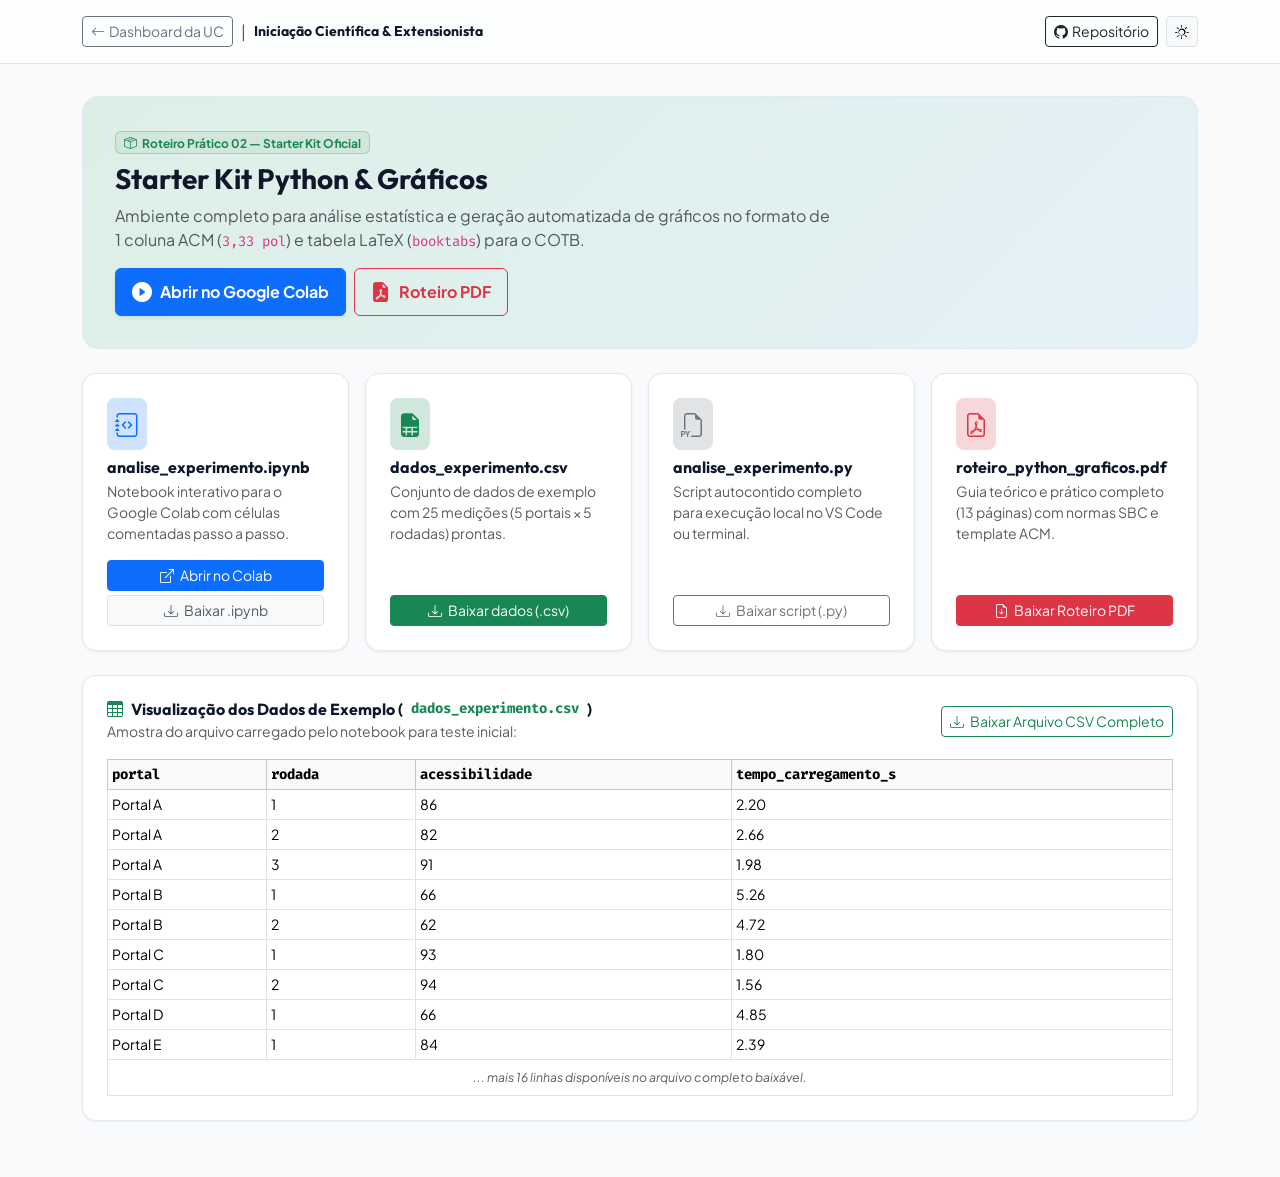
<file: 2026-2/roteiro-2-python-graficos/index.html>
<!DOCTYPE html>
<html lang="pt-BR" data-bs-theme="light">

<head>
  <meta charset="UTF-8">
  <meta name="viewport" content="width=device-width, initial-scale=1.0">
  <title>Starter Kit Python &amp; Gráficos (Roteiro 02) — CST Sistemas para a Internet (IFSC)</title>
  <meta name="description" content="Starter Kit para análise de dados experimentais em Python, Google Colab e geração de gráficos no padrão ACM/COTB.">

  <!-- Google Fonts -->
  <link rel="preconnect" href="https://fonts.googleapis.com">
  <link rel="preconnect" href="https://fonts.gstatic.com" crossorigin>
  <link href="https://fonts.googleapis.com/css2?family=Fira+Code:wght@400;500;600&family=Outfit:wght@400;500;600;700;800&family=Plus+Jakarta+Sans:wght@300;400;500;600;700;800&display=swap" rel="stylesheet">

  <!-- Bootstrap 5 CSS & Icons -->
  <link href="https://cdn.jsdelivr.net/npm/bootstrap@5.3.3/dist/css/bootstrap.min.css" rel="stylesheet">
  <link rel="stylesheet" href="https://cdn.jsdelivr.net/npm/bootstrap-icons@1.11.3/font/bootstrap-icons.min.css">

  <style>
    :root {
      --ifsc-green: #16a34a;
      --ifsc-green-hover: #15803d;
      --ifsc-green-subtle: #dcfce7;
      --bg-body: #f8fafc;
      --bg-card: #ffffff;
      --text-main: #0f172a;
      --text-muted: #64748b;
      --border-color: #e2e8f0;
      --font-title: 'Outfit', sans-serif;
      --font-body: 'Plus Jakarta Sans', sans-serif;
      --font-code: 'Fira Code', monospace;
      --shadow-sm: 0 1px 3px rgba(0,0,0,0.06);
      --shadow-md: 0 4px 6px -1px rgba(0,0,0,0.07);
      --shadow-lg: 0 10px 15px -3px rgba(0,0,0,0.08);
    }

    [data-bs-theme="dark"] {
      --bg-body: #090d16;
      --bg-card: #131d31;
      --text-main: #f8fafc;
      --text-muted: #94a3b8;
      --border-color: rgba(255, 255, 255, 0.1);
      --ifsc-green-subtle: rgba(22, 163, 74, 0.2);
    }

    body {
      font-family: var(--font-body);
      background-color: var(--bg-body);
      color: var(--text-main);
      min-height: 100vh;
    }

    .font-title { font-family: var(--font-title); }
    .font-code { font-family: var(--font-code); }

    .kit-card {
      background: var(--bg-card);
      border: 1px solid var(--border-color);
      border-radius: 14px;
      padding: 1.5rem;
      box-shadow: var(--shadow-sm);
      transition: all 0.2s ease;
    }
    .kit-card:hover {
      box-shadow: var(--shadow-md);
      border-color: rgba(22, 163, 74, 0.4);
    }

    .hero-kit {
      background: linear-gradient(135deg, rgba(22, 163, 74, 0.12) 0%, rgba(2, 132, 199, 0.08) 100%);
      border: 1px solid var(--border-color);
      border-radius: 16px;
      padding: 2rem;
    }

    pre code {
      font-family: var(--font-code);
      font-size: 0.82rem;
    }
  </style>
</head>

<body>
  <!-- Header -->
  <header class="py-3 border-bottom bg-white bg-opacity-75 sticky-top backdrop-blur" style="border-color: var(--border-color);">
    <div class="container d-flex justify-content-between align-items-center">
      <div class="d-flex align-items-center gap-2">
        <a href="../index.html" class="btn btn-sm btn-outline-secondary d-inline-flex align-items-center gap-1">
          <i class="bi bi-arrow-left"></i> Dashboard da UC
        </a>
        <span class="text-muted d-none d-sm-inline">|</span>
        <strong class="font-title small text-main d-none d-sm-inline">Iniciação Científica &amp; Extensionista</strong>
      </div>
      <div class="d-flex align-items-center gap-2">
        <a href="https://github.com/chameoandre/CST-Sistemas-para-internet-iniciacao-cientifica-extensionista/tree/main/2026-2/roteiro-2-python-graficos" target="_blank" class="btn btn-sm btn-outline-dark d-inline-flex align-items-center gap-1">
          <i class="bi bi-github"></i> Repositório
        </a>
        <button id="theme-toggle" class="btn btn-sm btn-light border" aria-label="Alternar tema">
          <i class="bi bi-sun"></i>
        </button>
      </div>
    </div>
  </header>

  <main class="container py-4 my-2">
    <!-- Hero Banner -->
    <div class="hero-kit mb-4">
      <div class="d-flex flex-wrap justify-content-between align-items-center gap-3">
        <div>
          <span class="badge bg-success-subtle text-success border border-success border-opacity-25 mb-2">
            <i class="bi bi-box-seam me-1"></i> Roteiro Prático 02 — Starter Kit Oficial
          </span>
          <h1 class="h3 font-title fw-bold text-main mb-2">Starter Kit Python &amp; Gráficos</h1>
          <p class="text-muted mb-0" style="max-width: 720px;">
            Ambiente completo para análise estatística e geração automatizada de gráficos no formato de 1 coluna ACM (<code class="font-code">3,33 pol</code>) e tabela LaTeX (<code class="font-code">booktabs</code>) para o COTB.
          </p>
        </div>
        <div class="d-flex flex-wrap gap-2">
          <a href="https://colab.research.google.com/github/chameoandre/CST-Sistemas-para-internet-iniciacao-cientifica-extensionista/blob/main/2026-2/roteiro-2-python-graficos/analise_experimento.ipynb" target="_blank" class="btn btn-primary px-3 py-2 fw-bold shadow-sm d-inline-flex align-items-center gap-2">
            <i class="bi bi-play-circle-fill fs-5"></i> Abrir no Google Colab
          </a>
          <a href="roteiro_python_graficos.pdf" target="_blank" class="btn btn-outline-danger px-3 py-2 fw-bold d-inline-flex align-items-center gap-2">
            <i class="bi bi-file-earmark-pdf-fill fs-5"></i> Roteiro PDF
          </a>
        </div>
      </div>
    </div>

    <!-- Arquivos do Kit -->
    <div class="row g-3 mb-4">
      <div class="col-md-6 col-lg-3">
        <div class="kit-card h-100 d-flex flex-column justify-content-between">
          <div>
            <div class="p-2 bg-primary-subtle text-primary rounded-3 d-inline-block mb-2">
              <i class="bi bi-journal-code fs-4"></i>
            </div>
            <h5 class="h6 font-title fw-bold text-main mb-1">analise_experimento.ipynb</h5>
            <p class="text-muted small mb-3">Notebook interativo para o Google Colab com células comentadas passo a passo.</p>
          </div>
          <div class="d-flex flex-column gap-1">
            <a href="https://colab.research.google.com/github/chameoandre/CST-Sistemas-para-internet-iniciacao-cientifica-extensionista/blob/main/2026-2/roteiro-2-python-graficos/analise_experimento.ipynb" target="_blank" class="btn btn-sm btn-primary w-100">
              <i class="bi bi-box-arrow-up-right me-1"></i> Abrir no Colab
            </a>
            <a href="analise_experimento.ipynb" download class="btn btn-sm btn-light border w-100 text-muted">
              <i class="bi bi-download me-1"></i> Baixar .ipynb
            </a>
          </div>
        </div>
      </div>

      <div class="col-md-6 col-lg-3">
        <div class="kit-card h-100 d-flex flex-column justify-content-between">
          <div>
            <div class="p-2 bg-success-subtle text-success rounded-3 d-inline-block mb-2">
              <i class="bi bi-file-earmark-spreadsheet-fill fs-4"></i>
            </div>
            <h5 class="h6 font-title fw-bold text-main mb-1">dados_experimento.csv</h5>
            <p class="text-muted small mb-3">Conjunto de dados de exemplo com 25 medições (5 portais × 5 rodadas) prontas.</p>
          </div>
          <a href="dados_experimento.csv" download class="btn btn-sm btn-success w-100">
            <i class="bi bi-download me-1"></i> Baixar dados (.csv)
          </a>
        </div>
      </div>

      <div class="col-md-6 col-lg-3">
        <div class="kit-card h-100 d-flex flex-column justify-content-between">
          <div>
            <div class="p-2 bg-secondary-subtle text-secondary rounded-3 d-inline-block mb-2">
              <i class="bi bi-filetype-py fs-4"></i>
            </div>
            <h5 class="h6 font-title fw-bold text-main mb-1">analise_experimento.py</h5>
            <p class="text-muted small mb-3">Script autocontido completo para execução local no VS Code ou terminal.</p>
          </div>
          <a href="analise_experimento.py" download class="btn btn-sm btn-outline-secondary w-100">
            <i class="bi bi-download me-1"></i> Baixar script (.py)
          </a>
        </div>
      </div>

      <div class="col-md-6 col-lg-3">
        <div class="kit-card h-100 d-flex flex-column justify-content-between">
          <div>
            <div class="p-2 bg-danger-subtle text-danger rounded-3 d-inline-block mb-2">
              <i class="bi bi-file-earmark-pdf fs-4"></i>
            </div>
            <h5 class="h6 font-title fw-bold text-main mb-1">roteiro_python_graficos.pdf</h5>
            <p class="text-muted small mb-3">Guia teórico e prático completo (13 páginas) com normas SBC e template ACM.</p>
          </div>
          <a href="roteiro_python_graficos.pdf" target="_blank" class="btn btn-sm btn-danger w-100">
            <i class="bi bi-file-earmark-arrow-down me-1"></i> Baixar Roteiro PDF
          </a>
        </div>
      </div>
    </div>

    <!-- Tabela Prévia dos Dados -->
    <div class="kit-card mb-4">
      <div class="d-flex justify-content-between align-items-center mb-3">
        <div>
          <h4 class="h6 font-title fw-bold text-main mb-0 d-flex align-items-center gap-2">
            <i class="bi bi-table text-success"></i> Visualização dos Dados de Exemplo (<code class="font-code text-success">dados_experimento.csv</code>)
          </h4>
          <small class="text-muted">Amostra do arquivo carregado pelo notebook para teste inicial:</small>
        </div>
        <a href="dados_experimento.csv" download class="btn btn-sm btn-outline-success">
          <i class="bi bi-download me-1"></i> Baixar Arquivo CSV Completo
        </a>
      </div>

      <div class="table-responsive">
        <table class="table table-sm table-bordered table-hover align-middle small mb-0">
          <thead class="table-light">
            <tr>
              <th class="font-code">portal</th>
              <th class="font-code">rodada</th>
              <th class="font-code">acessibilidade</th>
              <th class="font-code">tempo_carregamento_s</th>
            </tr>
          </thead>
          <tbody>
            <tr><td>Portal A</td><td>1</td><td>86</td><td>2.20</td></tr>
            <tr><td>Portal A</td><td>2</td><td>82</td><td>2.66</td></tr>
            <tr><td>Portal A</td><td>3</td><td>91</td><td>1.98</td></tr>
            <tr><td>Portal B</td><td>1</td><td>66</td><td>5.26</td></tr>
            <tr><td>Portal B</td><td>2</td><td>62</td><td>4.72</td></tr>
            <tr><td>Portal C</td><td>1</td><td>93</td><td>1.80</td></tr>
            <tr><td>Portal C</td><td>2</td><td>94</td><td>1.56</td></tr>
            <tr><td>Portal D</td><td>1</td><td>66</td><td>4.85</td></tr>
            <tr><td>Portal E</td><td>1</td><td>84</td><td>2.39</td></tr>
            <tr><td colspan="4" class="text-center text-muted small py-2"><em>... mais 16 linhas disponíveis no arquivo completo baixável.</em></td></tr>
          </tbody>
        </table>
      </div>
    </div>
  </main>

  <!-- Script de Alternância de Tema -->
  <script>
    const themeToggleBtn = document.getElementById('theme-toggle');
    if (themeToggleBtn) {
      const savedTheme = localStorage.getItem('theme-preference') || 'light';
      document.documentElement.setAttribute('data-bs-theme', savedTheme);
      themeToggleBtn.innerHTML = savedTheme === 'dark' ? '<i class="bi bi-moon-stars"></i>' : '<i class="bi bi-sun"></i>';
      themeToggleBtn.addEventListener('click', () => {
        const currentTheme = document.documentElement.getAttribute('data-bs-theme');
        const newTheme = currentTheme === 'dark' ? 'light' : 'dark';
        document.documentElement.setAttribute('data-bs-theme', newTheme);
        localStorage.setItem('theme-preference', newTheme);
        themeToggleBtn.innerHTML = newTheme === 'dark' ? '<i class="bi bi-moon-stars"></i>' : '<i class="bi bi-sun"></i>';
      });
    }
  </script>
</body>

</html>
</file>
<file: 2026-2/ice-live.css>
/* ============================================================
   ice-live.css — Estilos dinâmicos, Autenticação Google e Modais
   Iniciação Científica & Extensionista (IFSC Garopaba)
   ============================================================ */

/* Container de Autenticação no Cabeçalho */
#ice-auth {
  display: flex;
  align-items: center;
  gap: 0.5rem;
}

.ice-user-chip {
  display: flex;
  align-items: center;
  gap: 0.6rem;
  padding: 0.35rem 0.75rem;
  border-radius: 9999px;
  background: var(--bg-surface-alt, #f1f5f9);
  border: 1px solid var(--border-color, #e2e8f0);
  font-size: 0.85rem;
  font-weight: 500;
  color: var(--text-main, #0f172a);
}

.ice-user-avatar {
  width: 28px;
  height: 28px;
  border-radius: 50%;
  object-fit: cover;
  border: 1.5px solid var(--ifsc-green, #16a34a);
}

.ice-user-role-badge {
  font-size: 0.7rem;
  padding: 0.15rem 0.45rem;
  border-radius: 4px;
  text-transform: uppercase;
  font-weight: 700;
  letter-spacing: 0.03em;
}

.ice-user-role-docente {
  background: rgba(22, 163, 74, 0.15);
  color: #15803d;
  border: 1px solid rgba(22, 163, 74, 0.3);
}

.ice-user-role-aluno {
  background: rgba(2, 132, 199, 0.15);
  color: #0369a1;
  border: 1px solid rgba(2, 132, 199, 0.3);
}

.ice-user-role-pendente {
  background: rgba(217, 119, 6, 0.15);
  color: #b45309;
  border: 1px solid rgba(217, 119, 6, 0.3);
}

/* Modal Estilizado */
.modal-ice .modal-content {
  background: var(--bg-surface, #ffffff);
  color: var(--text-main, #0f172a);
  border: 1px solid var(--border-color, #e2e8f0);
  border-radius: 16px;
  box-shadow: 0 20px 25px -5px rgba(0, 0, 0, 0.1), 0 10px 10px -5px rgba(0, 0, 0, 0.04);
}

.modal-ice .modal-header {
  border-bottom: 1px solid var(--border-color, #e2e8f0);
  padding: 1.25rem 1.5rem;
}

.modal-ice .modal-body {
  padding: 1.5rem;
}

.modal-ice .modal-footer {
  border-top: 1px solid var(--border-color, #e2e8f0);
  padding: 1rem 1.5rem;
}

.form-label-ice {
  font-size: 0.82rem;
  font-weight: 600;
  color: var(--text-main, #0f172a);
  margin-bottom: 0.35rem;
  display: flex;
  align-items: center;
  gap: 0.35rem;
}

.form-control-ice,
.form-select-ice {
  border-radius: 8px;
  border: 1px solid var(--border-color, #cbd5e1);
  padding: 0.55rem 0.85rem;
  font-size: 0.88rem;
  background-color: var(--bg-surface, #ffffff);
  color: var(--text-main, #0f172a);
  transition: border-color 0.15s ease-in-out, box-shadow 0.15s ease-in-out;
}

.form-control-ice:focus,
.form-select-ice:focus {
  border-color: var(--ifsc-green, #16a34a);
  box-shadow: 0 0 0 3px rgba(22, 163, 74, 0.15);
  outline: none;
}

/* Card de Equipe Dinâmico */
.team-card {
  transition: transform 0.2s ease, box-shadow 0.2s ease;
}

.team-card:hover {
  transform: translateY(-3px);
  box-shadow: 0 12px 20px -3px rgba(0, 0, 0, 0.08);
}

.team-card-actions {
  display: flex;
  align-items: center;
  gap: 0.5rem;
  flex-wrap: wrap;
}

/* Badge de Checkpoint */
.badge-cp-1 {
  background-color: #3b82f6;
  color: #ffffff;
}

.badge-cp-2 {
  background-color: #8b5cf6;
  color: #ffffff;
}

.badge-cp-3 {
  background-color: #06b6d4;
  color: #ffffff;
}

.badge-cp-4 {
  background-color: #10b981;
  color: #ffffff;
}

/* Vitrine de Temas Inspiradores */
.tema-inspirador-card {
  background: var(--bg-surface, #ffffff);
  border: 1px solid var(--border-color, #e2e8f0);
  border-radius: 12px;
  padding: 1.15rem;
  transition: all 0.2s ease-in-out;
  display: flex;
  flex-direction: column;
  justify-content: space-between;
  height: 100%;
}

.tema-inspirador-card:hover {
  border-color: var(--ifsc-green, #16a34a);
  box-shadow: 0 10px 22px -5px rgba(22, 163, 74, 0.12);
  transform: translateY(-2px);
}

.badge-data-python {
  background: rgba(59, 130, 246, 0.12);
  color: #1d4ed8;
  border: 1px solid rgba(59, 130, 246, 0.25);
  font-weight: 600;
  font-size: 0.72rem;
}

.badge-area-tema {
  font-size: 0.72rem;
  font-weight: 600;
}

.tema-box-dados {
  background: var(--bg-surface-alt, #f8fafc);
  border-left: 3px solid #3b82f6;
  border-radius: 6px;
  padding: 0.55rem 0.75rem;
  font-size: 0.78rem;
  line-height: 1.4;
  margin-top: 0.5rem;
  margin-bottom: 0.75rem;
}

.tema-box-extensao {
  background: var(--bg-surface-alt, #f8fafc);
  border-left: 3px solid #16a34a;
  border-radius: 6px;
  padding: 0.45rem 0.75rem;
  font-size: 0.78rem;
  line-height: 1.4;
  margin-bottom: 0.85rem;
}

.filter-btn {
  border-radius: 20px;
  font-size: 0.8rem;
  font-weight: 500;
  transition: all 0.15s ease-in-out;
}

/* ============================================================
   Cards de Roteiros Pedagógicos (Padrão Projeto Integrador 2)
   Layout em 3 colunas com Cliparts Ilustrativos e Ações
   ============================================================ */
.pedagogical-hub-grid {
  display: grid;
  grid-template-columns: repeat(3, 1fr);
  gap: 1.25rem;
}

@media (max-width: 991px) {
  .pedagogical-hub-grid {
    grid-template-columns: 1fr;
  }
}

.pedagogical-card {
  background: var(--bg-card, #ffffff);
  border: 1px solid var(--border-color, #e2e8f0);
  border-radius: var(--radius-md, 12px);
  padding: 1.25rem;
  display: flex;
  flex-direction: column;
  justify-content: space-between;
  position: relative;
  overflow: hidden;
  box-shadow: var(--shadow-sm);
  transition: transform 0.2s ease, box-shadow 0.2s ease, border-color 0.2s ease;
}

.pedagogical-card:hover {
  transform: translateY(-3px);
  box-shadow: 0 12px 24px -4px rgba(0, 0, 0, 0.1);
}

.pedagogical-card.featured-green {
  border-top: 4px solid var(--ifsc-green, #16a34a);
}

.pedagogical-card.featured-blue {
  border-top: 4px solid var(--accent-blue, #0284c7);
}

.pedagogical-card.featured-purple {
  border-top: 4px solid var(--accent-purple, #7c3aed);
}

.pedagogical-card.featured-amber {
  border-top: 4px solid var(--accent-amber, #d97706);
}

.pedagogical-card-top {
  display: flex;
  align-items: flex-start;
  gap: 0.85rem;
  margin-bottom: 0.85rem;
}

.pedagogical-icon {
  width: 44px;
  height: 44px;
  border-radius: 10px;
  display: flex;
  align-items: center;
  justify-content: center;
  font-size: 1.3rem;
  flex-shrink: 0;
}

.pedagogical-icon.green {
  background: rgba(22, 163, 74, 0.14);
  color: #16a34a;
  border: 1px solid rgba(22, 163, 74, 0.3);
}

.pedagogical-icon.blue {
  background: rgba(2, 132, 199, 0.14);
  color: #0284c7;
  border: 1px solid rgba(2, 132, 199, 0.3);
}

.pedagogical-icon.purple {
  background: rgba(124, 58, 237, 0.14);
  color: #7c3aed;
  border: 1px solid rgba(124, 58, 237, 0.3);
}

.pedagogical-icon.amber {
  background: rgba(217, 119, 6, 0.14);
  color: #d97706;
  border: 1px solid rgba(217, 119, 6, 0.3);
}

.pedagogical-badge {
  display: inline-block;
  font-size: 0.68rem;
  font-weight: 700;
  text-transform: uppercase;
  letter-spacing: 0.04em;
  padding: 0.18rem 0.5rem;
  border-radius: 999px;
  margin-bottom: 0.3rem;
}

.pedagogical-badge.green {
  background: rgba(22, 163, 74, 0.14);
  color: #16a34a;
  border: 1px solid rgba(22, 163, 74, 0.3);
}

.pedagogical-badge.blue {
  background: rgba(2, 132, 199, 0.14);
  color: #0284c7;
  border: 1px solid rgba(2, 132, 199, 0.3);
}

.pedagogical-badge.purple {
  background: rgba(124, 58, 237, 0.14);
  color: #7c3aed;
  border: 1px solid rgba(124, 58, 237, 0.3);
}

.pedagogical-badge.amber {
  background: rgba(217, 119, 6, 0.14);
  color: #d97706;
  border: 1px solid rgba(217, 119, 6, 0.3);
}

.card-clipart-box {
  width: 100%;
  height: 85px;
  border-radius: 8px;
  display: flex;
  align-items: center;
  justify-content: center;
  margin-bottom: 0.9rem;
  position: relative;
  overflow: hidden;
  border: 1px solid var(--border-color, #e2e8f0);
}

.card-clipart-box.green {
  background: linear-gradient(135deg, rgba(22, 163, 74, 0.12) 0%, rgba(13, 148, 136, 0.06) 100%);
  border-color: rgba(22, 163, 74, 0.25);
}

.card-clipart-box.blue {
  background: linear-gradient(135deg, rgba(2, 132, 199, 0.12) 0%, rgba(37, 99, 235, 0.06) 100%);
  border-color: rgba(2, 132, 199, 0.25);
}

.card-clipart-box.purple {
  background: linear-gradient(135deg, rgba(124, 58, 237, 0.12) 0%, rgba(79, 70, 229, 0.06) 100%);
  border-color: rgba(124, 58, 237, 0.25);
}

.card-clipart-box.amber {
  background: linear-gradient(135deg, rgba(217, 119, 6, 0.12) 0%, rgba(245, 158, 11, 0.06) 100%);
  border-color: rgba(217, 119, 6, 0.25);
}

.card-clipart-box svg {
  width: 100%;
  height: 100%;
  max-height: 75px;
  display: block;
}

.pedagogical-card h4 {
  font-family: var(--font-title, sans-serif);
  font-size: 1.02rem;
  font-weight: 700;
  color: var(--text-main, #0f172a);
  margin: 0 0 0.25rem 0;
  line-height: 1.3;
}

.pedagogical-card p {
  font-size: 0.81rem;
  color: var(--text-muted, #64748b);
  line-height: 1.45;
  margin: 0 0 1rem 0;
  flex-grow: 1;
}

.pedagogical-card-footer {
  display: flex;
  flex-direction: column;
  gap: 0.65rem;
  border-top: 1px solid var(--border-color, #e2e8f0);
  padding-top: 0.85rem;
  margin-top: auto;
}

.pedagogical-deliverable {
  font-size: 0.74rem;
  color: var(--text-muted, #64748b);
  display: flex;
  align-items: center;
  gap: 0.35rem;
}

.pedagogical-deliverable strong {
  color: var(--text-main, #0f172a);
}

.pedagogical-actions-group {
  display: flex;
  align-items: center;
  gap: 0.45rem;
  flex-wrap: wrap;
}

.btn-card-action {
  border: 1px solid var(--border-color, #cbd5e1);
  background: var(--bg-surface, #ffffff);
  color: var(--text-main, #0f172a);
  border-radius: 6px;
  padding: 0.38rem 0.65rem;
  font-size: 0.74rem;
  font-weight: 600;
  cursor: pointer;
  display: inline-flex;
  align-items: center;
  gap: 0.35rem;
  text-decoration: none;
  transition: all 0.15s ease-in-out;
  white-space: nowrap;
}

.btn-card-action:hover {
  transform: translateY(-1.5px);
  box-shadow: 0 3px 8px rgba(0, 0, 0, 0.08);
}

.btn-card-action.btn-pdf {
  border-color: rgba(220, 38, 38, 0.35);
  background: rgba(220, 38, 38, 0.08);
  color: #dc2626;
}

.btn-card-action.btn-pdf:hover {
  background: #dc2626;
  color: #ffffff;
}

.btn-card-action.btn-primary-action {
  border-color: var(--ifsc-green, #16a34a);
  background: var(--ifsc-green, #16a34a);
  color: #ffffff;
}

.btn-card-action.btn-primary-action:hover {
  background: var(--ifsc-green-hover, #15803d);
}

.btn-card-action.btn-blue {
  border-color: rgba(2, 132, 199, 0.4);
  background: rgba(2, 132, 199, 0.08);
  color: #0284c7;
}

.btn-card-action.btn-blue:hover {
  background: #0284c7;
  color: #ffffff;
}

.btn-card-action.btn-purple {
  border-color: rgba(124, 58, 237, 0.4);
  background: rgba(124, 58, 237, 0.08);
  color: #7c3aed;
}

.btn-card-action.btn-purple:hover {
  background: #7c3aed;
  color: #ffffff;
}

/* ==========================================
   PAINEL DOCENTE RESTRITO (.docente-only)
   ========================================== */
body:not(.modo-docente-ativo) .docente-only {
  display: none !important;
}

.docente-badge-restricted {
  background: rgba(220, 38, 38, 0.12);
  color: #dc2626;
  border: 1px solid rgba(220, 38, 38, 0.3);
  font-size: 0.68rem;
  font-weight: 700;
  text-transform: uppercase;
  padding: 0.2rem 0.5rem;
  border-radius: 999px;
}

/* ==========================================
   MURAL DE RECADOS & DEMANDAS
   ========================================== */
.mural-bloco {
  background: var(--bg-surface, #ffffff);
  border: 1px solid var(--border-color, #e2e8f0);
  border-radius: 14px;
  padding: 1.25rem;
  margin-bottom: 1.5rem;
}

.mural-bloco-docente {
  border-left: 4px solid #f59e0b;
  background: linear-gradient(180deg, rgba(245, 158, 11, 0.03) 0%, var(--bg-surface, #ffffff) 100%);
}

.mural-bloco-equipes {
  border-left: 4px solid var(--ifsc-green, #16a34a);
}

.mural-card {
  background: var(--bg-surface, #ffffff);
  border: 1px solid var(--border-color, #e2e8f0);
  border-radius: 12px;
  padding: 0.95rem;
  display: flex;
  flex-direction: column;
  justify-content: space-between;
  height: 100%;
  transition: transform 0.18s ease, box-shadow 0.18s ease;
}

.mural-card:hover {
  transform: translateY(-2px);
  box-shadow: 0 8px 16px -4px rgba(0, 0, 0, 0.08);
}

.mural-card.border-docente {
  border-top: 3.5px solid #f59e0b;
}

.mural-card.border-direcionado {
  border-top: 3.5px solid #0284c7;
  background: linear-gradient(180deg, rgba(2, 132, 199, 0.02) 0%, var(--bg-surface, #ffffff) 100%);
}

.mural-card.border-geral {
  border-top: 3.5px solid #16a34a;
}

.mural-card-title {
  font-size: 0.92rem;
  font-weight: 700;
  color: var(--text-main, #0f172a);
  margin-top: 0.25rem;
  margin-bottom: 0.35rem;
  line-height: 1.35;
  word-break: break-word;
}

.mural-card-corpo {
  font-size: 0.82rem;
  color: var(--text-muted, #475569);
  line-height: 1.45;
  white-space: pre-line;
  margin-bottom: 0.65rem;
  word-break: break-word;
}

.mural-badge-fixado {
  background: rgba(245, 158, 11, 0.15);
  color: #b45309;
  border: 1px solid rgba(245, 158, 11, 0.3);
  font-size: 0.66rem;
  font-weight: 700;
  padding: 0.15rem 0.42rem;
  border-radius: 999px;
  white-space: nowrap;
}

.mural-badge-direcionado {
  background: rgba(2, 132, 199, 0.12);
  color: #0369a1;
  border: 1px solid rgba(2, 132, 199, 0.3);
  font-size: 0.66rem;
  font-weight: 700;
  padding: 0.15rem 0.42rem;
  border-radius: 999px;
  max-width: 100%;
  white-space: nowrap;
  overflow: hidden;
  text-overflow: ellipsis;
}

.mural-badge-geral {
  background: rgba(22, 163, 74, 0.12);
  color: #15803d;
  border: 1px solid rgba(22, 163, 74, 0.25);
  font-size: 0.66rem;
  font-weight: 600;
  padding: 0.15rem 0.42rem;
  border-radius: 999px;
  white-space: nowrap;
}

.mural-badge-categoria {
  font-size: 0.66rem;
  font-weight: 600;
  padding: 0.15rem 0.42rem;
  border-radius: 6px;
  background: var(--bg-surface-alt, #f1f5f9);
  border: 1px solid var(--border-color, #cbd5e1);
  color: var(--text-main, #0f172a);
  white-space: nowrap;
}
</file>
